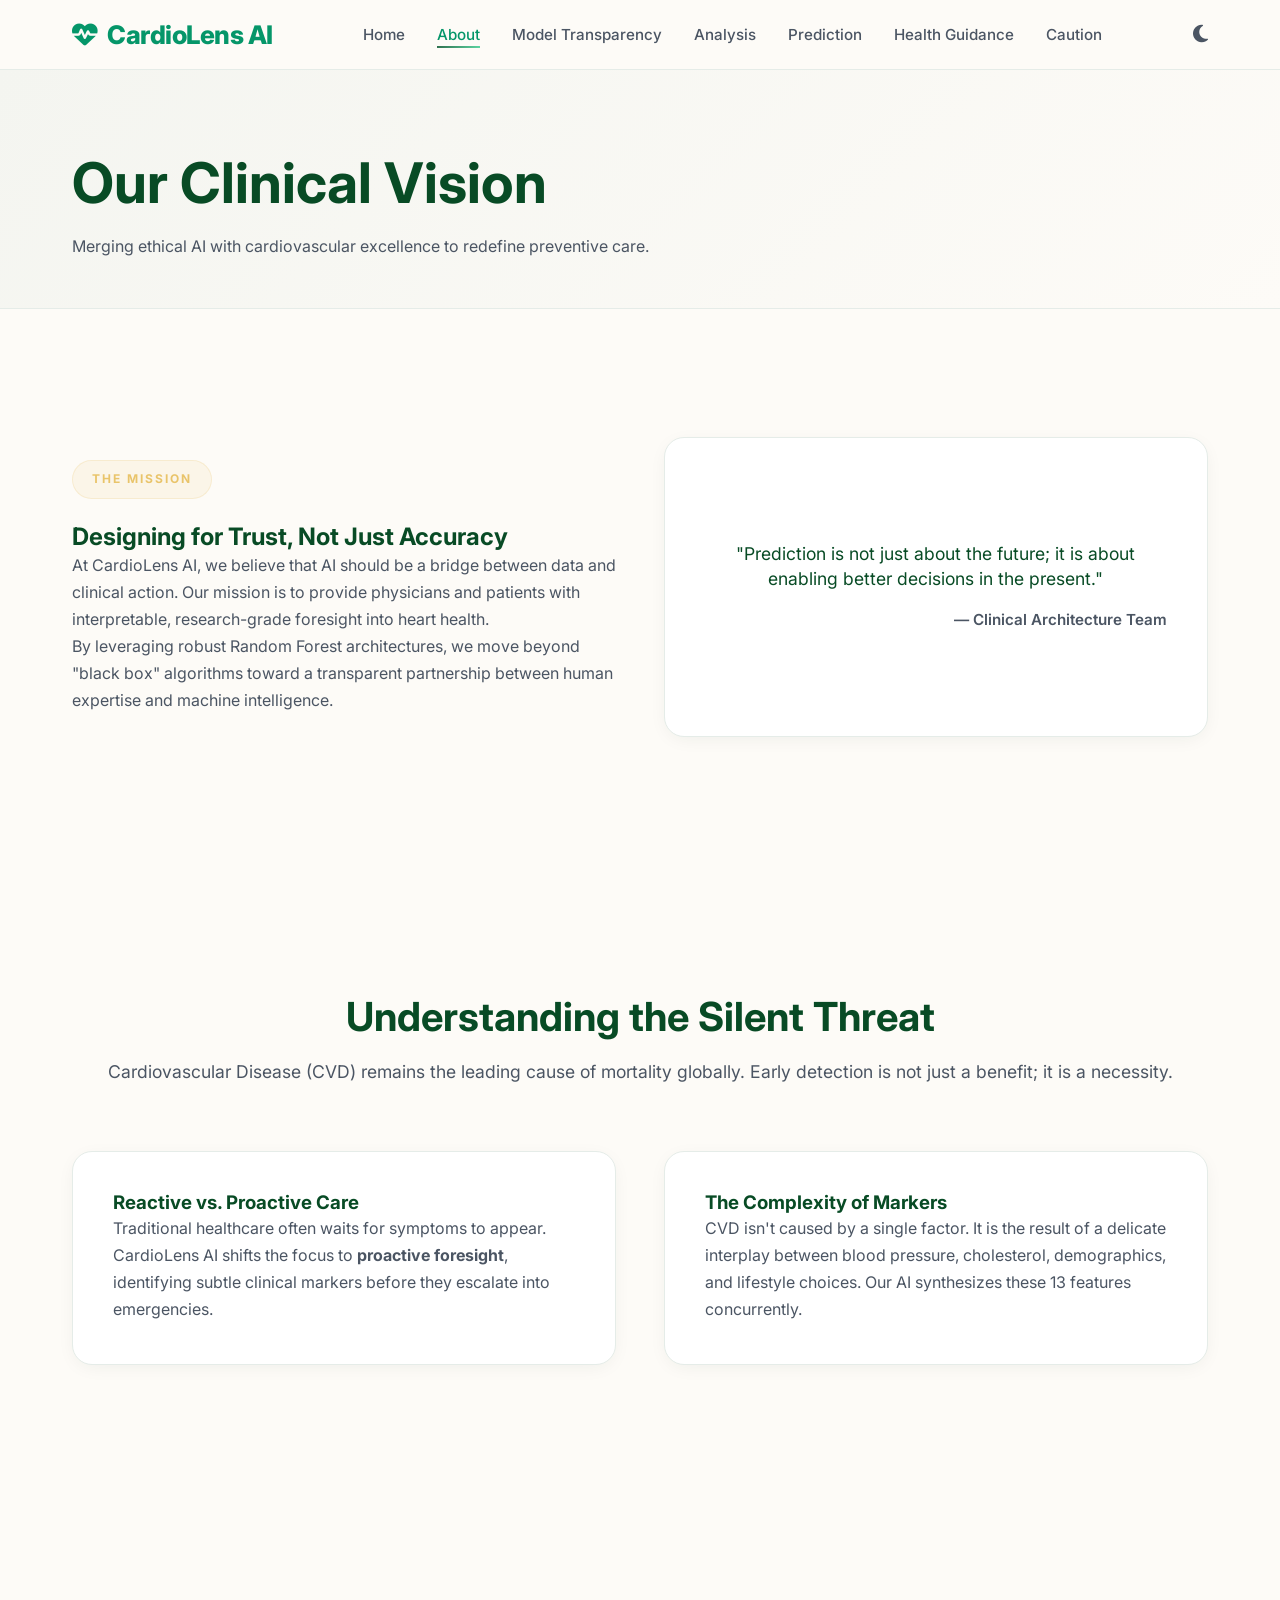
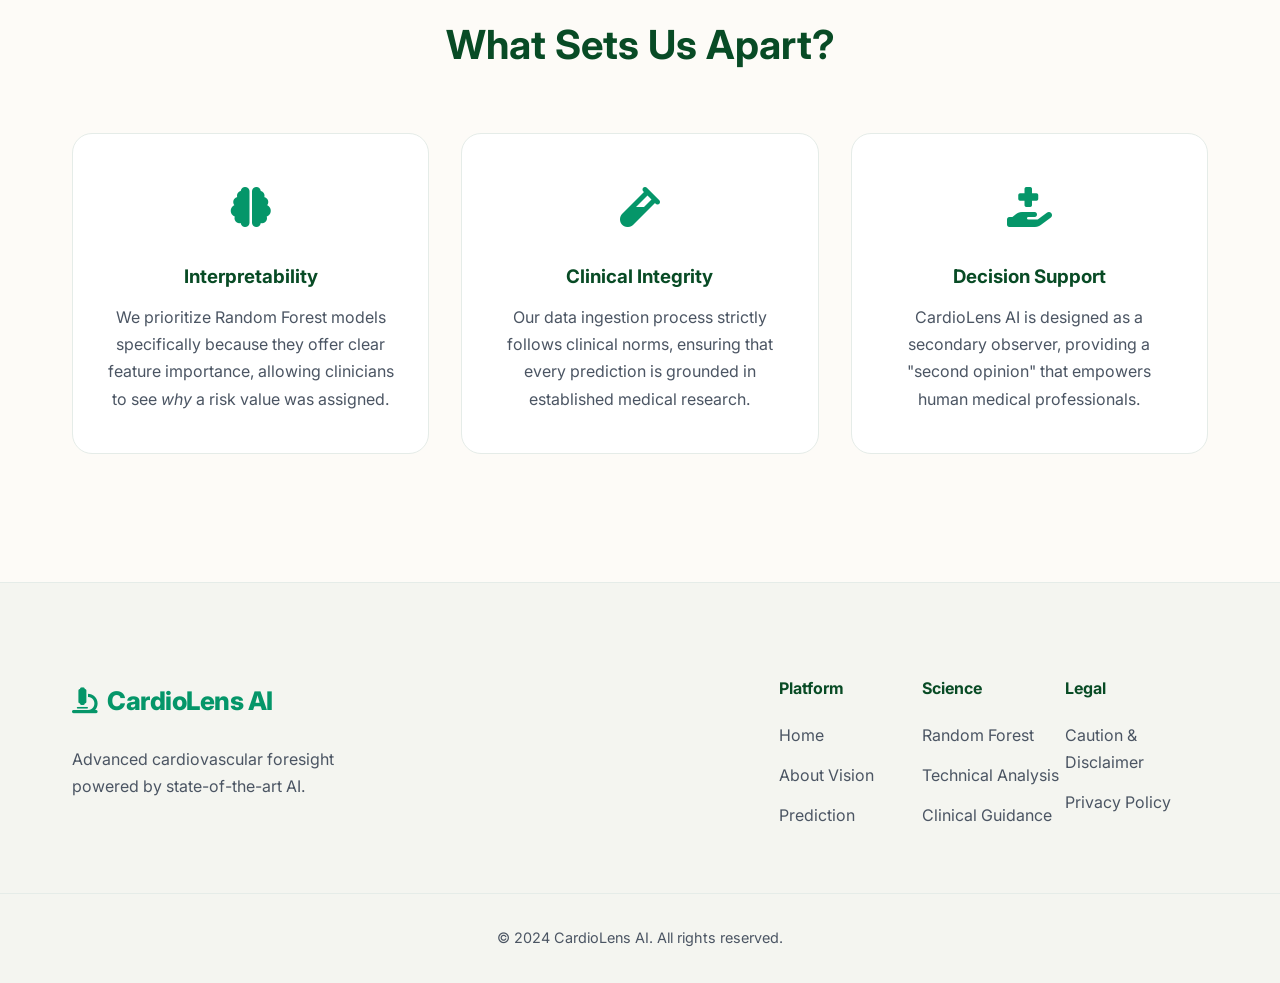
<file: Frontend/about.html>
<!DOCTYPE html>
<html lang="en">

<head>
    <meta charset="UTF-8">
    <meta name="viewport" content="width=device-width, initial-scale=1.0">
    <title>About CardioLens AI | Vision & Clinical Integrity</title>
    <!-- For Header symbol -->
    <link rel="icon" href="assets/heart.ico" type="image/x-icon">
    <!-- Font Awesome for Icons -->
    <link rel="stylesheet" href="https://cdnjs.cloudflare.com/ajax/libs/font-awesome/6.4.0/css/all.min.css">
    <!-- Google Fonts: Inter -->
    <link href="https://fonts.googleapis.com/css2?family=Inter:wght@300;400;500;600;700&display=swap" rel="stylesheet">
    <link rel="stylesheet" href="style.css">
</head>

<body class="light-theme">
    <nav class="navbar" id="navbar">
        <div class="container nav-container">
            <a href="index.html" class="logo">
                <!-- <i class="fas fa-microscope"></i> -->
                <i class="heartbeat fas fa-heart-pulse"></i>
                <span>CardioLens AI</span>
            </a>
            <ul class="nav-menu" id="nav-menu">
                <li><a href="index.html">Home</a></li>
                <li><a href="about.html" class="active">About</a></li>
                <li><a href="model.html">Model Transparency</a></li>
                <li><a href="analysis.html">Analysis</a></li>
                <li><a href="prediction.html">Prediction</a></li>
                <li><a href="guidance.html">Health Guidance</a></li>
                <li><a href="caution.html">Caution</a></li>
            </ul>
            <div class="nav-actions">
                <button id="theme-toggle" class="theme-btn" aria-label="Toggle Theme">
                    <i class="fas fa-moon"></i>
                </button>
                <div class="hamburger" id="hamburger">
                    <span class="bar"></span>
                    <span class="bar"></span>
                    <span class="bar"></span>
                </div>
            </div>
        </div>
    </nav>

    <main>
        <header class="page-header">
            <div class="container animate-up">
                <h1>Our Clinical Vision</h1>
                <p>Merging ethical AI with cardiovascular excellence to redefine preventive care.</p>
            </div>
        </header>

        <section class="vision-section">
            <div class="container grid-2">
                <div class="vision-text animate-up">
                    <div class="tag-badge">THE MISSION</div>
                    <h2>Designing for Trust, Not Just Accuracy</h2>
                    <p>At CardioLens AI, we believe that AI should be a bridge between data and clinical action. Our
                        mission is to provide physicians and patients with interpretable, research-grade foresight into
                        heart health.</p>
                    <p>By leveraging robust Random Forest architectures, we move beyond "black box" algorithms toward a
                        transparent partnership between human expertise and machine intelligence.</p>
                </div>
                <div class="vision-image card animate-fade">
                    <blockquote>"Prediction is not just about the future; it is about enabling better decisions in the
                        present."</blockquote>
                    <cite>— Clinical Architecture Team</cite>
                </div>
            </div>
        </section>

        <section class="cvd-education bg-secondary">
            <div class="container">
                <div class="section-header animate-up">
                    <h2>Understanding the Silent Threat</h2>
                    <p>Cardiovascular Disease (CVD) remains the leading cause of mortality globally. Early detection is
                        not just a benefit; it is a necessity.</p>
                </div>
                <div class="grid-2">
                    <div class="card animate-up">
                        <h3>Reactive vs. Proactive Care</h3>
                        <p>Traditional healthcare often waits for symptoms to appear. CardioLens AI shifts the focus to
                            <strong>proactive foresight</strong>, identifying subtle clinical markers before they
                            escalate into emergencies.
                        </p>
                    </div>
                    <div class="card animate-up">
                        <h3>The Complexity of Markers</h3>
                        <p>CVD isn't caused by a single factor. It is the result of a delicate interplay between blood
                            pressure, cholesterol, demographics, and lifestyle choices. Our AI synthesizes these 13
                            features concurrently.</p>
                    </div>
                </div>
            </div>
        </section>

        <section class="pillars">
            <div class="container">
                <div class="section-header">
                    <h2>What Sets Us Apart?</h2>
                </div>
                <div class="features-grid">
                    <div class="feature-card animate-up">
                        <div class="feature-icon"><i class="fas fa-brain"></i></div>
                        <h3>Interpretability</h3>
                        <p>We prioritize Random Forest models specifically because they offer clear feature importance,
                            allowing clinicians to see <em>why</em> a risk value was assigned.</p>
                    </div>
                    <div class="feature-card animate-up">
                        <div class="feature-icon"><i class="fas fa-vial"></i></div>
                        <h3>Clinical Integrity</h3>
                        <p>Our data ingestion process strictly follows clinical norms, ensuring that every prediction is
                            grounded in established medical research.</p>
                    </div>
                    <div class="feature-card animate-up">
                        <div class="feature-icon"><i class="fas fa-hand-holding-medical"></i></div>
                        <h3>Decision Support</h3>
                        <p>CardioLens AI is designed as a secondary observer, providing a "second opinion" that empowers
                            human medical professionals.</p>
                    </div>
                </div>
            </div>
        </section>
    </main>

    <footer class="footer">
        <!-- Same as index.html -->
        <div class="container footer-container">
            <div class="footer-info">
                <div class="logo">
                    <i class="fas fa-microscope"></i>
                    <span>CardioLens AI</span>
                </div>
                <p>Advanced cardiovascular foresight powered by state-of-the-art AI.</p>
            </div>
            <div class="footer-links">
                <div class="footer-col">
                    <h4>Platform</h4>
                    <ul>
                        <li><a href="index.html">Home</a></li>
                        <li><a href="about.html">About Vision</a></li>
                        <li><a href="prediction.html">Prediction</a></li>
                    </ul>
                </div>
                <div class="footer-col">
                    <h4>Science</h4>
                    <ul>
                        <li><a href="model.html">Random Forest</a></li>
                        <li><a href="analysis.html">Technical Analysis</a></li>
                        <li><a href="guidance.html">Clinical Guidance</a></li>
                    </ul>
                </div>
                <div class="footer-col">
                    <h4>Legal</h4>
                    <ul>
                        <li><a href="caution.html">Caution & Disclaimer</a></li>
                        <li><a href="#">Privacy Policy</a></li>
                    </ul>
                </div>
            </div>
        </div>
        <div class="footer-bottom">
            <div class="container">
                <p>&copy; 2024 CardioLens AI. All rights reserved.</p>
            </div>
        </div>
    </footer>

    <script src="script.js"></script>
</body>

</html>
</file>
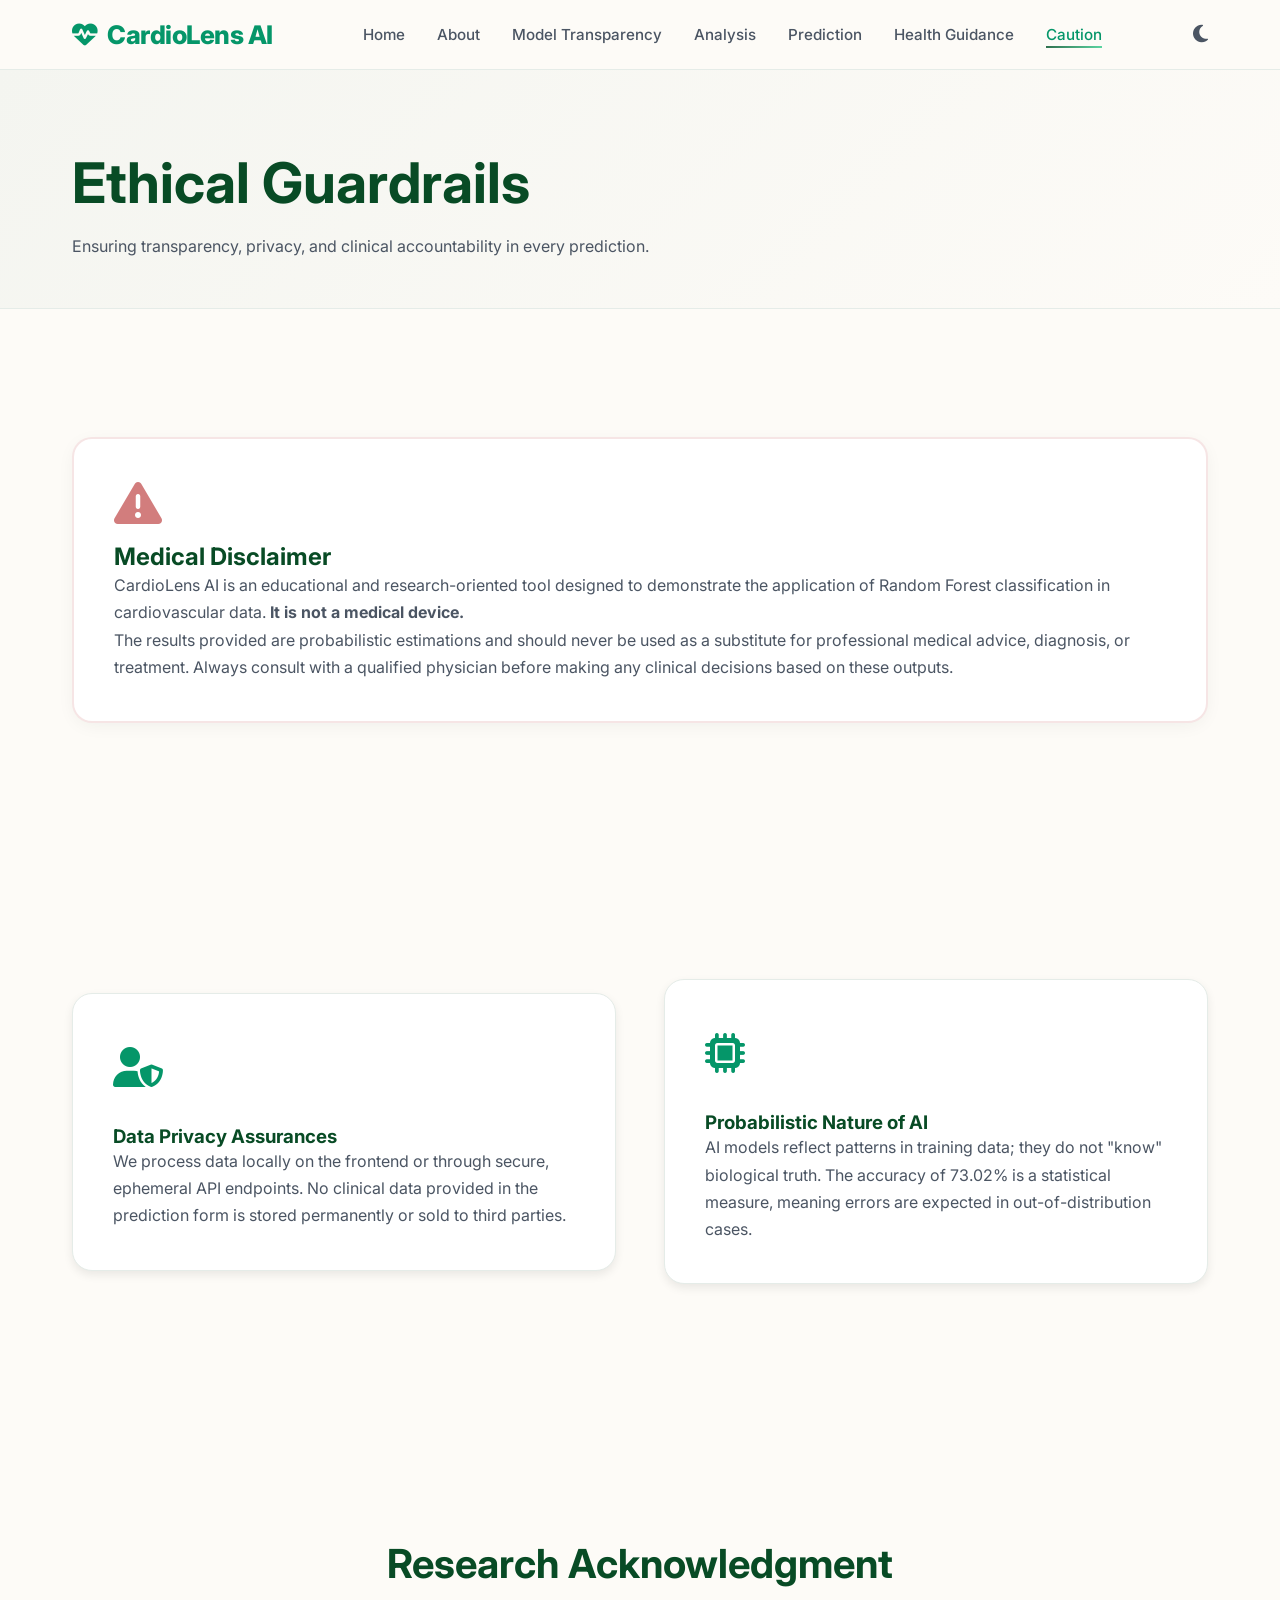
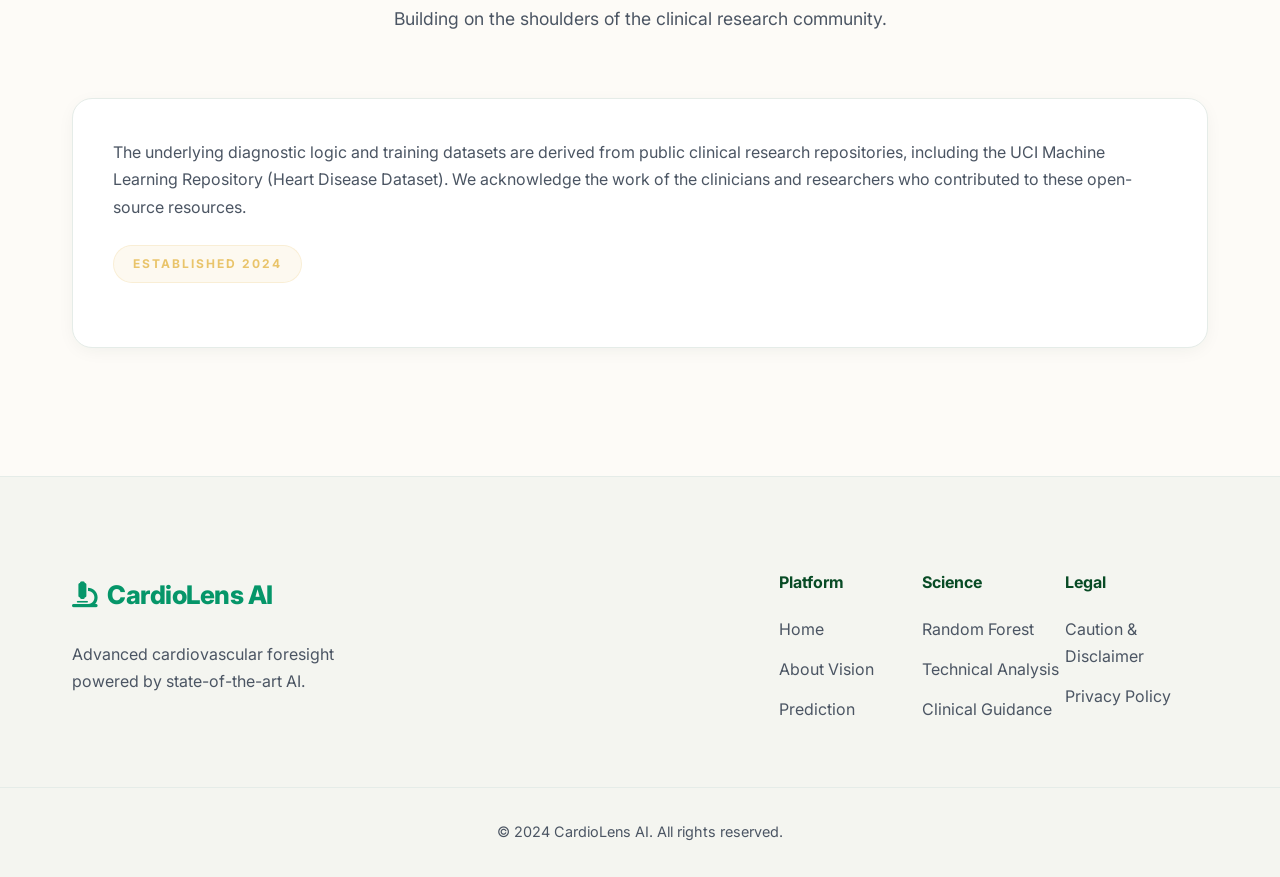
<file: Frontend/caution.html>
<!DOCTYPE html>
<html lang="en">

<head>
    <meta charset="UTF-8">
    <meta name="viewport" content="width=device-width, initial-scale=1.0">
    <title>Caution & Ethics | CardioLens AI Clinical Guardrails</title>
    <!-- For Header symbol -->
    <link rel="icon" href="assets/heart.ico" type="image/x-icon">
    <!-- Font Awesome for Icons -->
    <link rel="stylesheet" href="https://cdnjs.cloudflare.com/ajax/libs/font-awesome/6.4.0/css/all.min.css">
    <!-- Google Fonts: Inter -->
    <link href="https://fonts.googleapis.com/css2?family=Inter:wght@300;400;500;600;700&display=swap" rel="stylesheet">
    <link rel="stylesheet" href="style.css">
</head>

<body class="light-theme">
    <nav class="navbar" id="navbar">
        <div class="container nav-container">
            <a href="index.html" class="logo">
                <!-- <i class="fas fa-microscope"></i> -->
                <i class="heartbeat fas fa-heart-pulse"></i>
                <span>CardioLens AI</span>
            </a>
            <ul class="nav-menu" id="nav-menu">
                <li><a href="index.html">Home</a></li>
                <li><a href="about.html">About</a></li>
                <li><a href="model.html">Model Transparency</a></li>
                <li><a href="analysis.html">Analysis</a></li>
                <li><a href="prediction.html">Prediction</a></li>
                <li><a href="guidance.html">Health Guidance</a></li>
                <li><a href="caution.html" class="active">Caution</a></li>
            </ul>
            <div class="nav-actions">
                <button id="theme-toggle" class="theme-btn" aria-label="Toggle Theme">
                    <i class="fas fa-moon"></i>
                </button>
                <div class="hamburger" id="hamburger">
                    <span class="bar"></span>
                    <span class="bar"></span>
                    <span class="bar"></span>
                </div>
            </div>
        </div>
    </nav>

    <main>
        <header class="page-header">
            <div class="container animate-up">
                <h1>Ethical Guardrails</h1>
                <p>Ensuring transparency, privacy, and clinical accountability in every prediction.</p>
            </div>
        </header>

        <section class="disclaimer-section">
            <div class="container">
                <div class="card rose-border animate-up">
                    <div class="caution-header">
                        <i class="fas fa-triangle-exclamation text-rose"
                            style="font-size: 3rem; margin-bottom: 1rem;"></i>
                        <h2>Medical Disclaimer</h2>
                    </div>
                    <div class="guidance-content">
                        <p>CardioLens AI is an educational and research-oriented tool designed to demonstrate the
                            application of Random Forest classification in cardiovascular data. <strong>It is not a
                                medical device.</strong></p>
                        <p>The results provided are probabilistic estimations and should never be used as a substitute
                            for professional medical advice, diagnosis, or treatment. Always consult with a qualified
                            physician before making any clinical decisions based on these outputs.</p>
                    </div>
                </div>
            </div>
        </section>

        <section class="ethics-grid bg-secondary">
            <div class="container">
                <div class="grid-2">
                    <div class="card animate-up" style="box-shadow: 0 4px 10px rgba(0, 0, 0, 0.08); /* shadow-md */">
                        <div class="feature-icon"><i class="fas fa-user-shield"></i></div>
                        <h3>Data Privacy Assurances</h3>
                        <p>We process data locally on the frontend or through secure, ephemeral API endpoints. No
                            clinical data provided in the prediction form is stored permanently or sold to third
                            parties.</p>
                    </div>
                    <div class="card animate-up" style="box-shadow: 0 4px 10px rgba(0, 0, 0, 0.08); /* shadow-md */">
                        <div class="feature-icon"><i class="fas fa-microchip"></i></div>
                        <h3>Probabilistic Nature of AI</h3>
                        <p>AI models reflect patterns in training data; they do not "know" biological truth. The
                            accuracy of 73.02% is a statistical measure, meaning errors are expected in
                            out-of-distribution cases.</p>
                    </div>
                </div>
            </div>
        </section>

        <section class="research-acknowledgment">
            <div class="container">
                <div class="section-header animate-up">
                    <h2>Research Acknowledgment</h2>
                    <p>Building on the shoulders of the clinical research community.</p>
                </div>
                <div class="card animate-up">
                    <p>The underlying diagnostic logic and training datasets are derived from public clinical research
                        repositories, including the UCI Machine Learning Repository (Heart Disease Dataset). We
                        acknowledge the work of the clinicians and researchers who contributed to these open-source
                        resources.</p>
                    <div class="tag-badge" style="width: fit-content; margin-top: 1.5rem;">ESTABLISHED 2024</div>
                </div>
            </div>
        </section>
    </main>

    <footer class="footer">
        <div class="container footer-container">
            <div class="footer-info">
                <div class="logo">
                    <i class="fas fa-microscope"></i>
                    <span>CardioLens AI</span>
                </div>
                <p>Advanced cardiovascular foresight powered by state-of-the-art AI.</p>
            </div>
            <div class="footer-links">
                <div class="footer-col">
                    <h4>Platform</h4>
                    <ul>
                        <li><a href="index.html">Home</a></li>
                        <li><a href="about.html">About Vision</a></li>
                        <li><a href="prediction.html">Prediction</a></li>
                    </ul>
                </div>
                <div class="footer-col">
                    <h4>Science</h4>
                    <ul>
                        <li><a href="model.html">Random Forest</a></li>
                        <li><a href="analysis.html">Technical Analysis</a></li>
                        <li><a href="guidance.html">Clinical Guidance</a></li>
                    </ul>
                </div>
                <div class="footer-col">
                    <h4>Legal</h4>
                    <ul>
                        <li><a href="caution.html">Caution & Disclaimer</a></li>
                        <li><a href="#">Privacy Policy</a></li>
                    </ul>
                </div>
            </div>
        </div>
        <div class="footer-bottom">
            <div class="container">
                <p>&copy; 2024 CardioLens AI. All rights reserved.</p>
            </div>
        </div>
    </footer>

    <script src="script.js"></script>
</body>

</html>
</file>
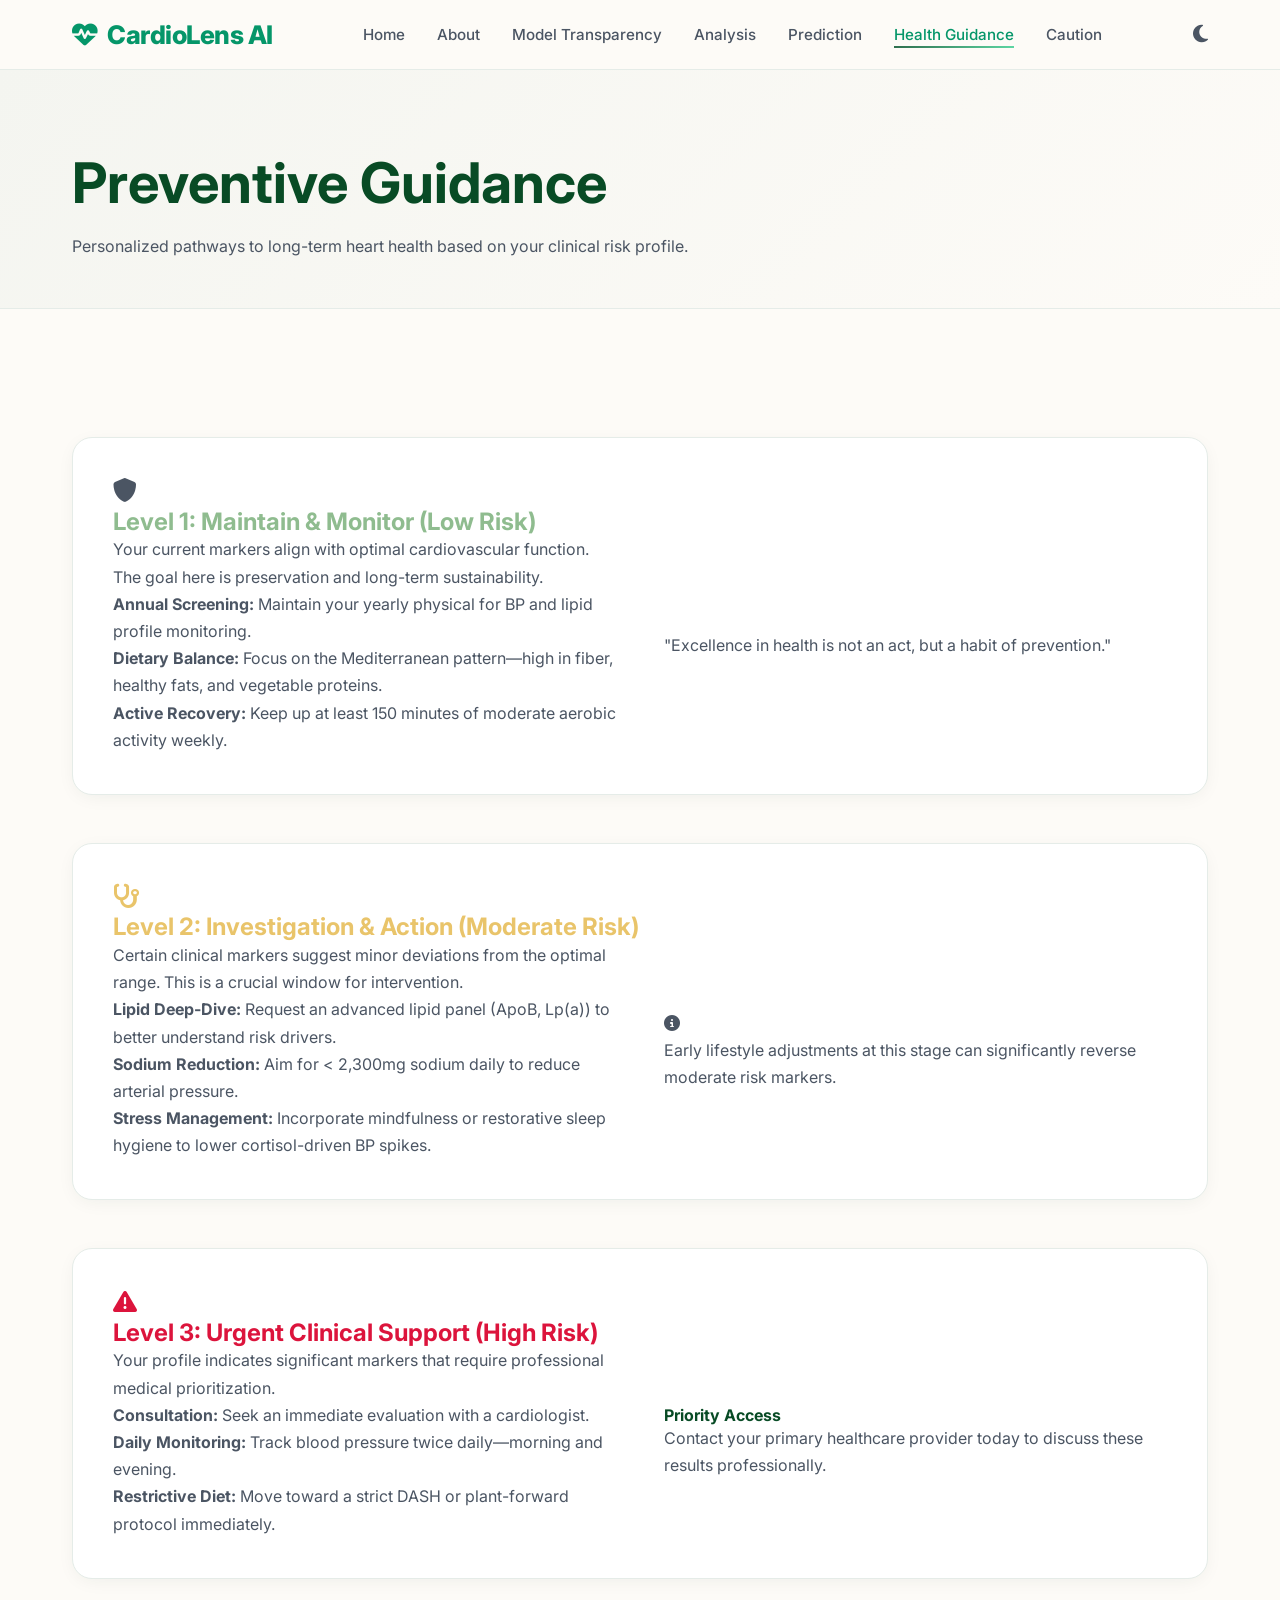
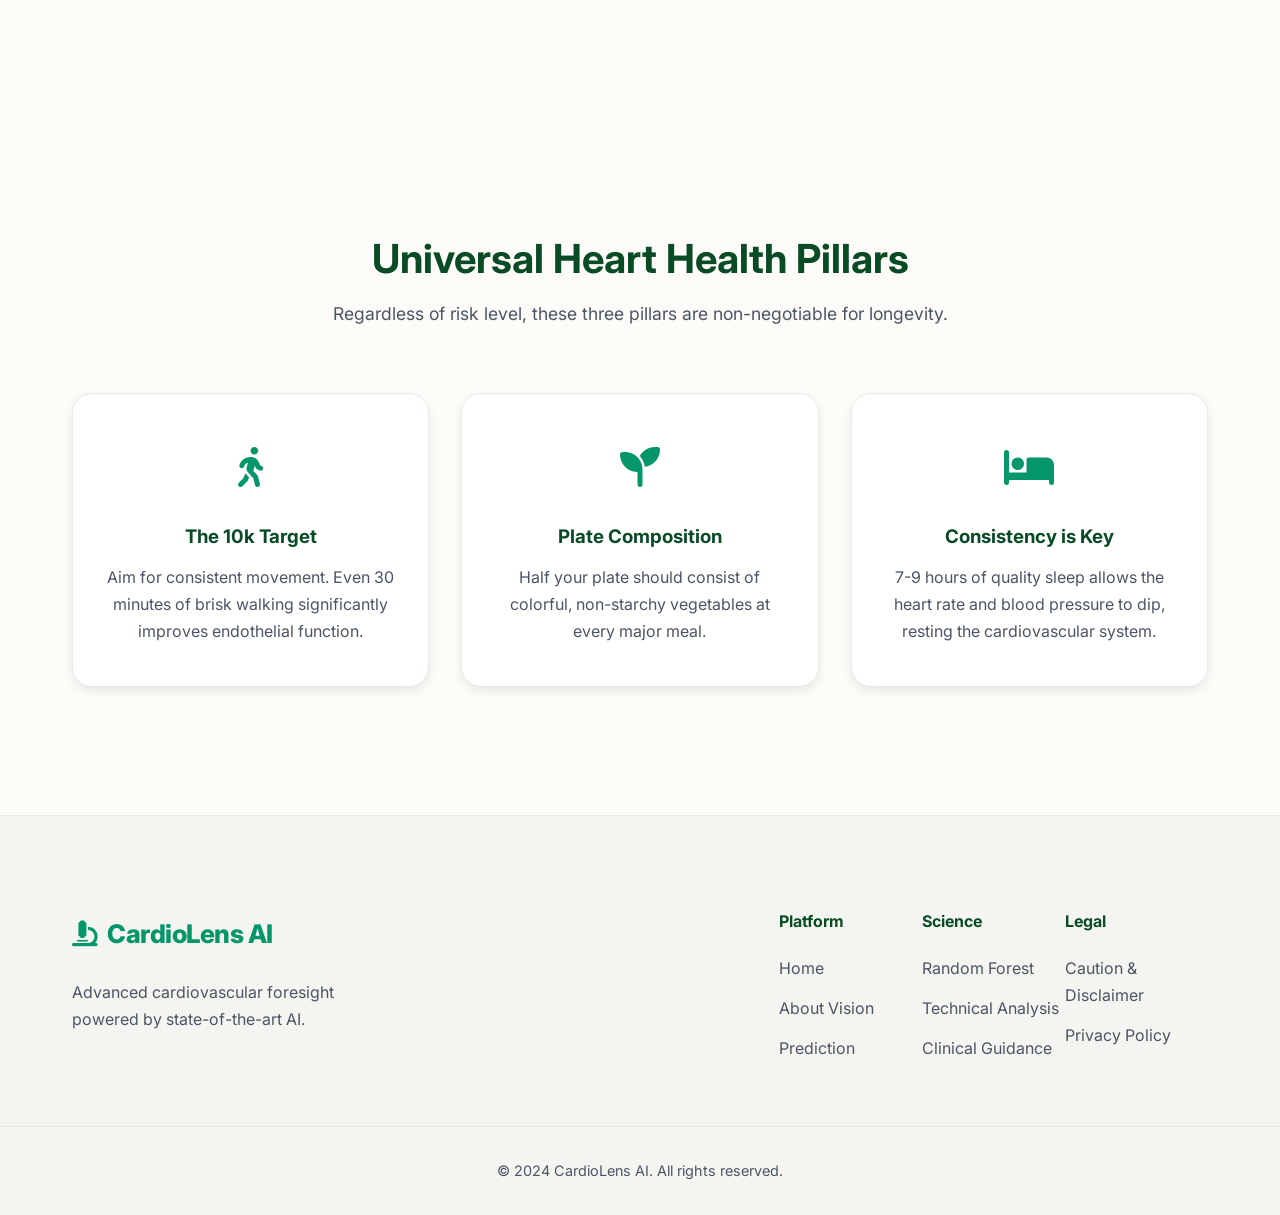
<file: Frontend/guidance.html>
<!DOCTYPE html>
<html lang="en">

<head>
    <meta charset="UTF-8">
    <meta name="viewport" content="width=device-width, initial-scale=1.0">
    <title>Health Guidance | Preventive Clinical Advice by CardioLens AI</title>
    <!-- For Header symbol -->
    <link rel="icon" href="assets/heart.ico" type="image/x-icon">
    <!-- Font Awesome for Icons -->
    <link rel="stylesheet" href="https://cdnjs.cloudflare.com/ajax/libs/font-awesome/6.4.0/css/all.min.css">
    <!-- Google Fonts: Inter -->
    <link href="https://fonts.googleapis.com/css2?family=Inter:wght@300;400;500;600;700&display=swap" rel="stylesheet">
    <link rel="stylesheet" href="style.css">
    <style>
        .small-images {
            font-size: 1.5rem;
        }
    </style>
</head>

<body class="light-theme">
    <nav class="navbar" id="navbar">
        <div class="container nav-container">
            <a href="index.html" class="logo">
                <!-- <i class="fas fa-microscope"></i> -->
                <i class="heartbeat fas fa-heart-pulse"></i>
                <span>CardioLens AI</span>
            </a>
            <ul class="nav-menu" id="nav-menu">
                <li><a href="index.html">Home</a></li>
                <li><a href="about.html">About</a></li>
                <li><a href="model.html">Model Transparency</a></li>
                <li><a href="analysis.html">Analysis</a></li>
                <li><a href="prediction.html">Prediction</a></li>
                <li><a href="guidance.html" class="active">Health Guidance</a></li>
                <li><a href="caution.html">Caution</a></li>
            </ul>
            <div class="nav-actions">
                <button id="theme-toggle" class="theme-btn" aria-label="Toggle Theme">
                    <i class="fas fa-moon"></i>
                </button>
                <div class="hamburger" id="hamburger">
                    <span class="bar"></span>
                    <span class="bar"></span>
                    <span class="bar"></span>
                </div>
            </div>
        </div>
    </nav>

    <main>
        <header class="page-header">
            <div class="container animate-up">
                <h1>Preventive Guidance</h1>
                <p>Personalized pathways to long-term heart health based on your clinical risk profile.</p>
            </div>
        </header>

        <section class="risk-guidance">
            <div class="container">
                <!-- Low Risk -->
                <div class="guidance-block card animate-up highlight-emerald">
                    <div class="guidance-header">
                        <!-- <i class="fas fa-heart text-sage small-images" style="color: red; font-size: larger;"></i> -->
                        <i class="fas fa-shield-check small-images">🛡️</i>
                        <h2 style="color:darkseagreen">Level 1: Maintain & Monitor (Low Risk)</h2>
                    </div>
                    <div class="grid-2">
                        <div class="guidance-content">
                            <p>Your current markers align with optimal cardiovascular function. The goal here is
                                preservation and long-term sustainability.</p>
                            <ul class="check-list">
                                <li><strong>Annual Screening:</strong> Maintain your yearly physical for BP and lipid
                                    profile monitoring.</li>
                                <li><strong>Dietary Balance:</strong> Focus on the Mediterranean pattern—high in fiber,
                                    healthy fats, and vegetable proteins.</li>
                                <li><strong>Active Recovery:</strong> Keep up at least 150 minutes of moderate aerobic
                                    activity weekly.</li>
                            </ul>
                        </div>
                        <div class="quote-card animate-fade">
                            <p>"Excellence in health is not an act, but a habit of prevention."</p>
                        </div>
                    </div>
                </div>

                <!-- Moderate Risk -->
                <div class="guidance-block card animate-up highlight-amber" style="margin-top: 3rem;">
                    <div class="guidance-header">
                        <i class="fas fa-stethoscope text-amber small-images" style="color: #e9c46a;"></i>
                        <h2 style="color:#e9c46a">Level 2: Investigation & Action (Moderate Risk)</h2>
                    </div>
                    <div class="grid-2">
                        <div class="guidance-content">
                            <p>Certain clinical markers suggest minor deviations from the optimal range. This is a
                                crucial window for intervention.</p>
                            <ul class="check-list">
                                <li><strong>Lipid Deep-Dive:</strong> Request an advanced lipid panel (ApoB, Lp(a)) to
                                    better understand risk drivers.</li>
                                <li><strong>Sodium Reduction:</strong> Aim for < 2,300mg sodium daily to reduce arterial
                                        pressure.</li>
                                <li><strong>Stress Management:</strong> Incorporate mindfulness or restorative sleep
                                    hygiene to lower cortisol-driven BP spikes.</li>
                            </ul>
                        </div>
                        <div class="callout animate-fade">
                            <i class="fas fa-info-circle"></i>
                            <p>Early lifestyle adjustments at this stage can significantly reverse moderate risk
                                markers.</p>
                        </div>
                    </div>
                </div>

                <!-- High Risk -->
                <div class="guidance-block card animate-up highlight-rose" style="margin-top: 3rem;">
                    <div class="guidance-header">
                        <i class="fas fa-exclamation-triangle text-rose small-images" style="color:crimson"></i>
                        <h2 style="color:crimson">Level 3: Urgent Clinical Support (High Risk)</h2>
                    </div>
                    <div class="grid-2">
                        <div class="guidance-content">
                            <p>Your profile indicates significant markers that require professional medical
                                prioritization.</p>
                            <ul class="check-list">
                                <li><strong>Consultation:</strong> Seek an immediate evaluation with a cardiologist.
                                </li>
                                <li><strong>Daily Monitoring:</strong> Track blood pressure twice daily—morning and
                                    evening.</li>
                                <li><strong>Restrictive Diet:</strong> Move toward a strict DASH or plant-forward
                                    protocol immediately.</li>
                            </ul>
                        </div>
                        <div class="emergency-box animate-fade">
                            <h4>Priority Access</h4>
                            <p>Contact your primary healthcare provider today to discuss these results professionally.
                            </p>
                        </div>
                    </div>
                </div>
            </div>
        </section>

        <section class="lifestyle-checklist bg-secondary">
            <div class="container">
                <div class="section-header animate-up">
                    <h2>Universal Heart Health Pillars</h2>
                    <p>Regardless of risk level, these three pillars are non-negotiable for longevity.</p>
                </div>
                <div class="features-grid">
                    <div class="feature-card animate-up"
                        style="box-shadow: 0 4px 10px rgba(0, 0, 0, 0.08); /* shadow-md */">
                        <div class="feature-icon"><i class="fas fa-walking"></i></div>
                        <h3>The 10k Target</h3>
                        <p>Aim for consistent movement. Even 30 minutes of brisk walking significantly improves
                            endothelial function.</p>
                    </div>
                    <div class="feature-card animate-up"
                        style="box-shadow: 0 4px 10px rgba(0, 0, 0, 0.08); /* shadow-md */">
                        <div class="feature-icon"><i class="fas fa-seedling"></i></div>
                        <h3>Plate Composition</h3>
                        <p>Half your plate should consist of colorful, non-starchy vegetables at every major meal.</p>
                    </div>
                    <div class="feature-card animate-up"
                        style="box-shadow: 0 4px 10px rgba(0, 0, 0, 0.08); /* shadow-md */">
                        <div class="feature-icon"><i class="fas fa-bed"></i></div>
                        <h3>Consistency is Key</h3>
                        <p>7-9 hours of quality sleep allows the heart rate and blood pressure to dip, resting the
                            cardiovascular system.</p>
                    </div>
                </div>
            </div>
        </section>
    </main>

    <footer class="footer">
        <div class="container footer-container">
            <div class="footer-info">
                <div class="logo">
                    <i class="fas fa-microscope"></i>
                    <span>CardioLens AI</span>
                </div>
                <p>Advanced cardiovascular foresight powered by state-of-the-art AI.</p>
            </div>
            <div class="footer-links">
                <div class="footer-col">
                    <h4>Platform</h4>
                    <ul>
                        <li><a href="index.html">Home</a></li>
                        <li><a href="about.html">About Vision</a></li>
                        <li><a href="prediction.html">Prediction</a></li>
                    </ul>
                </div>
                <div class="footer-col">
                    <h4>Science</h4>
                    <ul>
                        <li><a href="model.html">Random Forest</a></li>
                        <li><a href="analysis.html">Technical Analysis</a></li>
                        <li><a href="guidance.html">Clinical Guidance</a></li>
                    </ul>
                </div>
                <div class="footer-col">
                    <h4>Legal</h4>
                    <ul>
                        <li><a href="caution.html">Caution & Disclaimer</a></li>
                        <li><a href="#">Privacy Policy</a></li>
                    </ul>
                </div>
            </div>
        </div>
        <div class="footer-bottom">
            <div class="container">
                <p>&copy; 2024 CardioLens AI. All rights reserved.</p>
            </div>
        </div>
    </footer>

    <script src="script.js"></script>
</body>

</html>
</file>
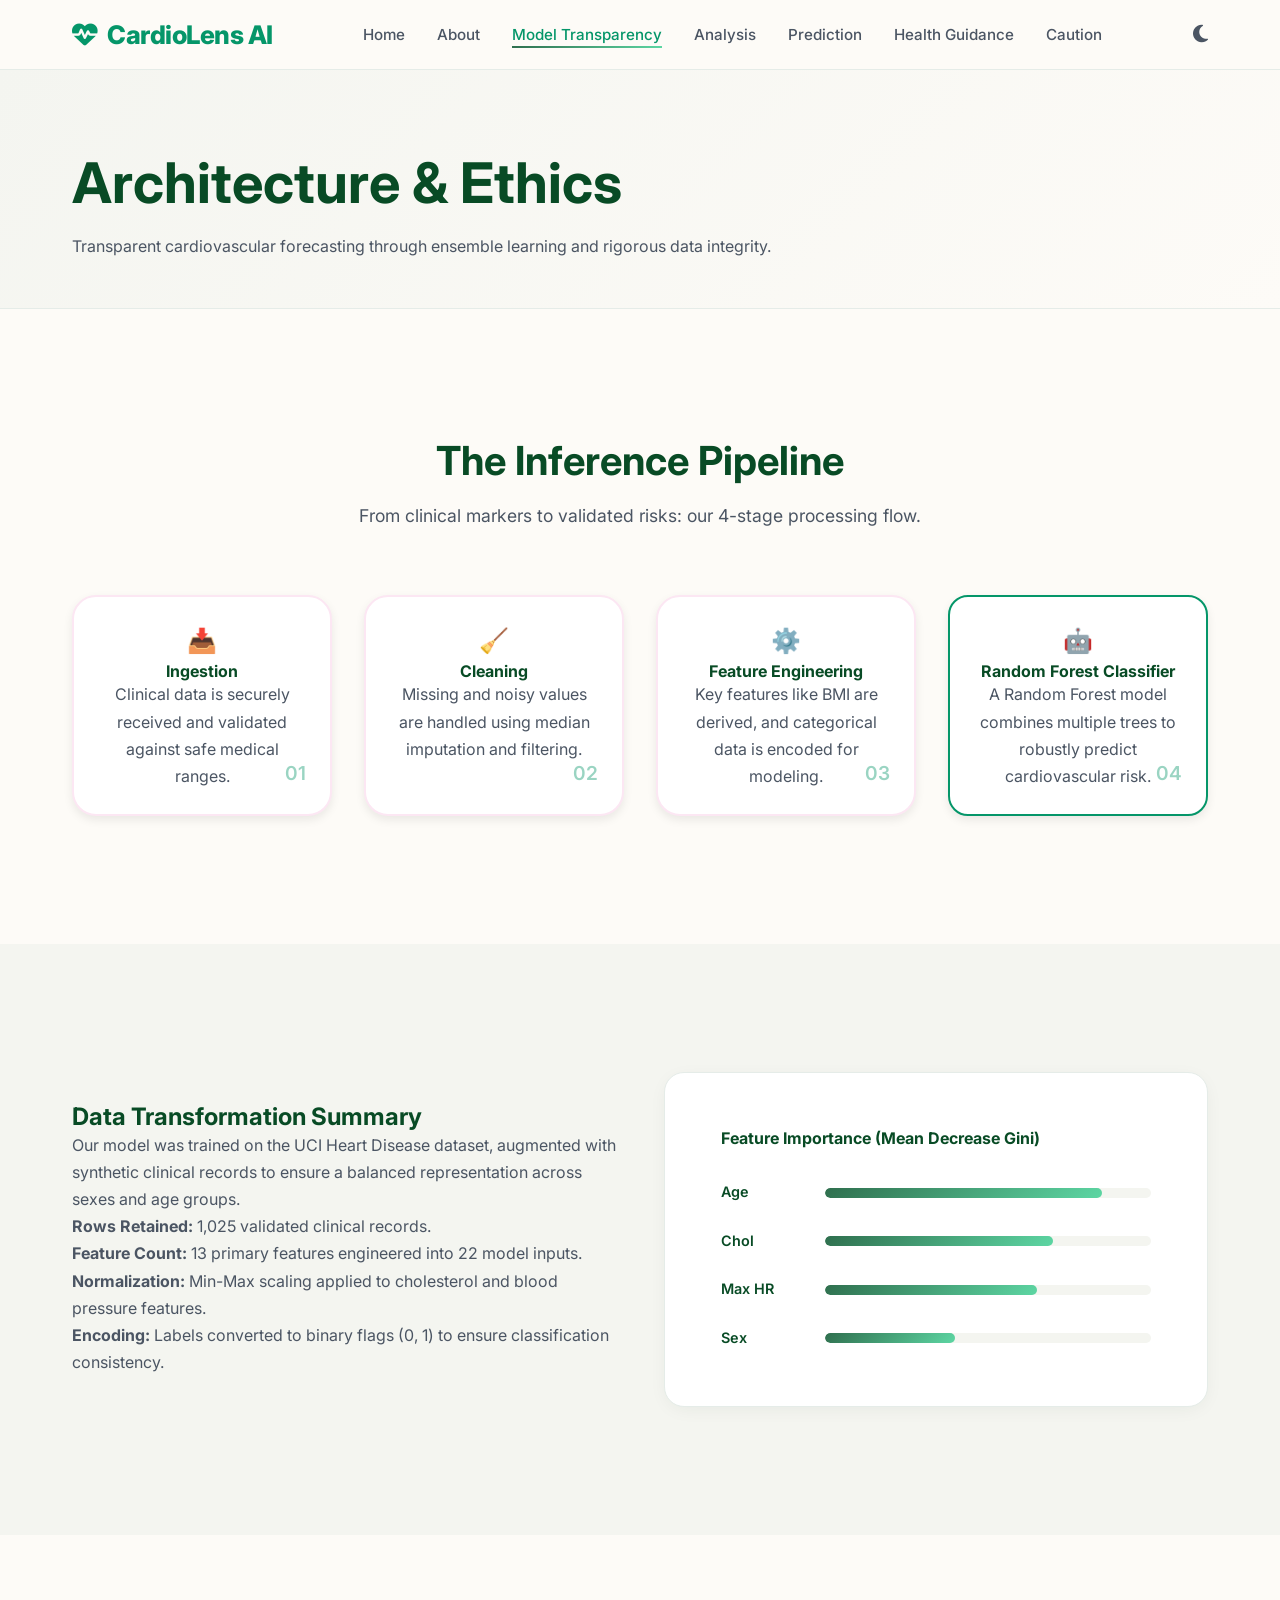
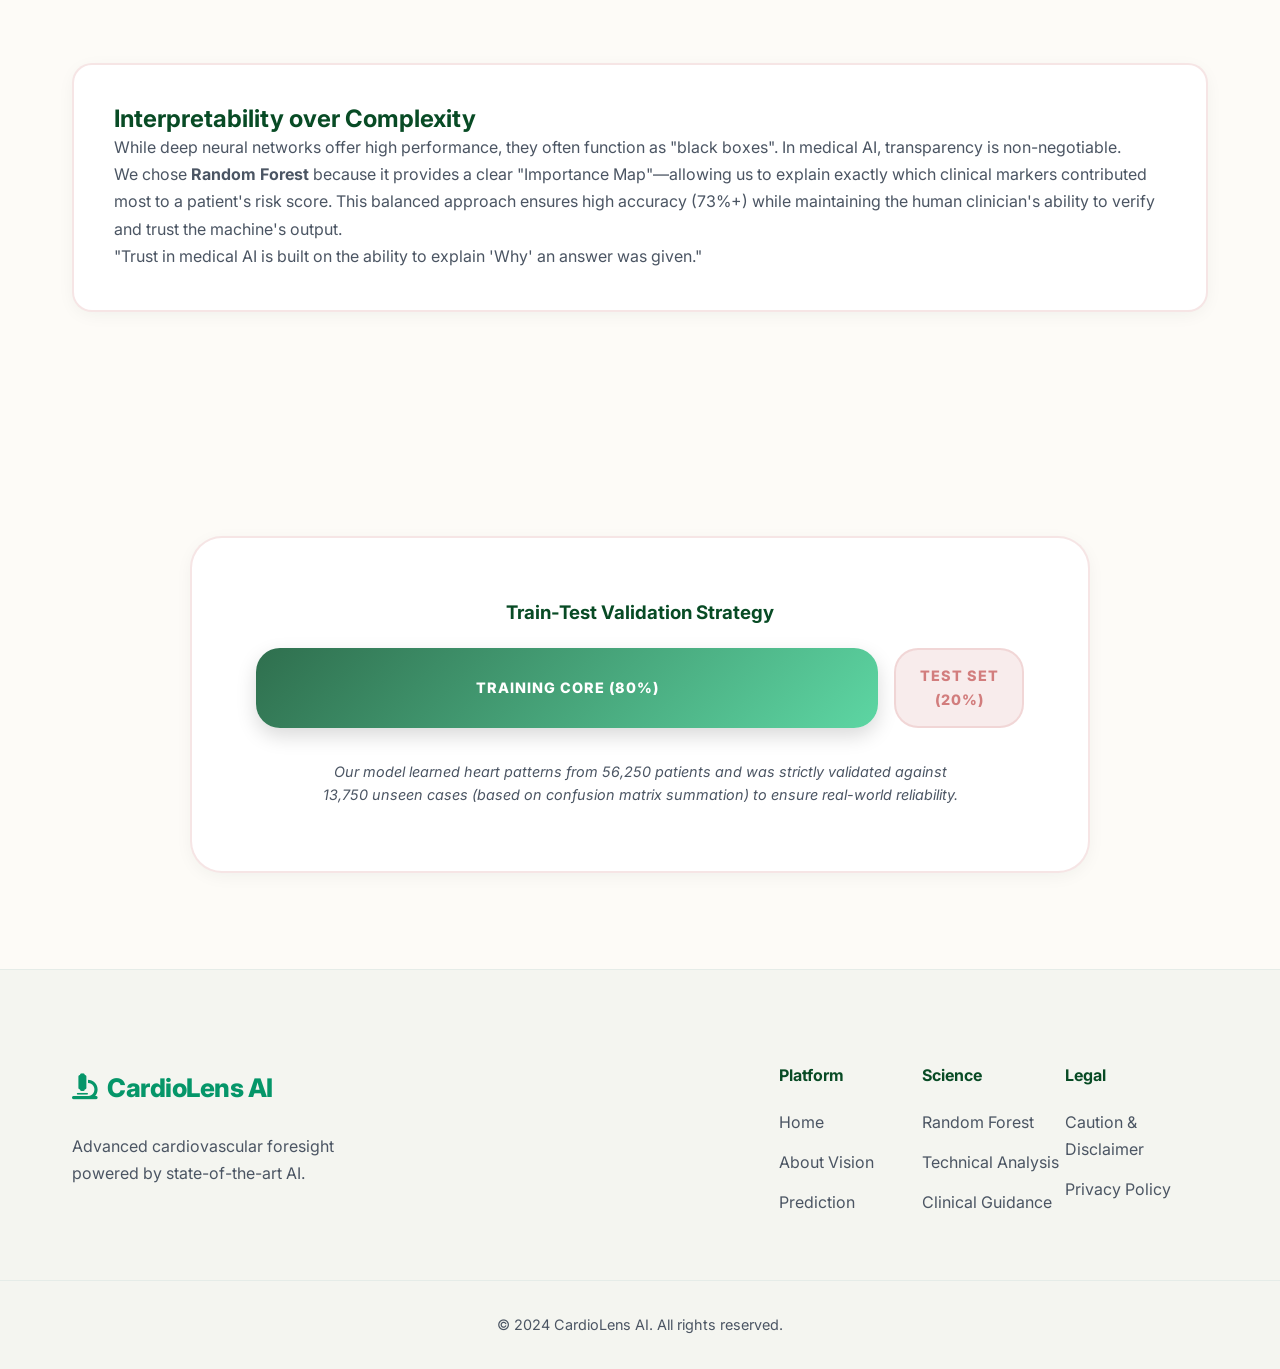
<file: Frontend/model.html>
<!DOCTYPE html>
<html lang="en">

<head>
    <meta charset="UTF-8">
    <meta name="viewport" content="width=device-width, initial-scale=1.0">
    <title>Model Transparency | CardioLens AI Random Forest Architecture</title>
    <!-- For Header symbol -->
    <link rel="icon" href="assets/heart.ico" type="image/x-icon">
    <!-- Font Awesome for Icons -->
    <link rel="stylesheet" href="https://cdnjs.cloudflare.com/ajax/libs/font-awesome/6.4.0/css/all.min.css">
    <!-- Google Fonts: Inter -->
    <link href="https://fonts.googleapis.com/css2?family=Inter:wght@300;400;500;600;700&display=swap" rel="stylesheet">
    <link rel="stylesheet" href="style.css">
    <!-- <link href="https://cdn.jsdelivr.net/npm/bootstrap@5.3.3/dist/css/bootstrap.min.css" rel="stylesheet"
        integrity="sha384-QWTKZyjpPEjISv5WaRU9OFeRpok6YctnYmDr5pNlyT2bRjXh0JMhjY6hW+ALEwIH" crossorigin="anonymous"> -->
</head>

<body class="light-theme">
    <nav class="navbar" id="navbar">
        <div class="container nav-container">
            <a href="index.html" class="logo">
                <!-- <i class="fas fa-microscope"></i> -->
                <i class="heartbeat fas fa-heart-pulse"></i>
                <span>CardioLens AI</span>
            </a>
            <ul class="nav-menu" id="nav-menu">
                <li><a href="index.html">Home</a></li>
                <li><a href="about.html">About</a></li>
                <li><a href="model.html" class="active">Model Transparency</a></li>
                <li><a href="analysis.html">Analysis</a></li>
                <li><a href="prediction.html">Prediction</a></li>
                <li><a href="guidance.html">Health Guidance</a></li>
                <li><a href="caution.html">Caution</a></li>
            </ul>
            <div class="nav-actions">
                <button id="theme-toggle" class="theme-btn" aria-label="Toggle Theme">
                    <i class="fas fa-moon"></i>
                </button>
                <div class="hamburger" id="hamburger">
                    <span class="bar"></span>
                    <span class="bar"></span>
                    <span class="bar"></span>
                </div>
            </div>
        </div>
    </nav>

    <main>
        <header class="page-header">
            <div class="container animate-up">
                <h1>Architecture & Ethics</h1>
                <p>Transparent cardiovascular forecasting through ensemble learning and rigorous data integrity.</p>
            </div>
        </header>

        <section class="inference-pipeline">
            <div class="container">
                <div class="section-header animate-up">
                    <h2>The Inference Pipeline</h2>
                    <p>From clinical markers to validated risks: our 4-stage processing flow.</p>
                </div>
                <div class="pipeline-flow animate-up">
                    <div class="pipeline-step" style="border: 2px solid #fce7f3;            /* border-pink-100 */
                                                    border-radius: 1.5rem;               /* rounded-3xl */
                                                    padding: 1.5rem;                     /* p-6 */
                                                    text-align: center;                  /* text-center */
                                                    box-shadow: 0 4px 10px rgba(0, 0, 0, 0.08); /* shadow-md */
                                                    transition: all 0.3s ease; ">
                        <div class="model-step-image">📥</div>
                        <div class="step-badge">01</div>
                        <h4>Ingestion</h4>
                        <p>Clinical data is securely received and validated against safe medical ranges.</p>
                    </div>
                    <div class="pipeline-step " style="border: 2px solid #fce7f3;            /* border-pink-100 */
                                                    border-radius: 1.5rem;               /* rounded-3xl */
                                                    padding: 1.5rem;                     /* p-6 */
                                                    text-align: center;                  /* text-center */
                                                    box-shadow: 0 4px 10px rgba(0, 0, 0, 0.08); /* shadow-md */
                                                    transition: all 0.3s ease; ">
                        <div class="model-step-image">🧹</div>
                        <div class=" step-badge ">02</div>
                        <h4>Cleaning</h4>
                        <p>Missing and noisy values are handled using median imputation and filtering.</p>
                    </div>
                    <div class=" pipeline-step" style="border: 2px solid #fce7f3;            /* border-pink-100 */
                                                    border-radius: 1.5rem;               /* rounded-3xl */
                                                    padding: 1.5rem;                     /* p-6 */
                                                    text-align: center;                  /* text-center */
                                                    box-shadow: 0 4px 10px rgba(0, 0, 0, 0.08); /* shadow-md */
                                                    transition: all 0.3s ease; ">
                        <div class="model-step-image">⚙️</div>
                        <div class="step-badge">03</div>
                        <h4>Feature Engineering</h4>
                        <p>Key features like BMI are derived, and categorical data is encoded for modeling.
                    </div>
                    <div class="pipeline-step spotlight" style="padding: 1.5rem;                     /* p-6 */
                                                    text-align: center;                  /* text-center */
                                                    box-shadow: 0 4px 10px rgba(0, 0, 0, 0.08); /* shadow-md */
                                                    transition: all 0.3s ease; ">
                        <div class="model-step-image">🤖</div>
                        <div class="step-badge">04</div>
                        <h4>Random Forest Classifier</h4>
                        <p>A Random Forest model combines multiple trees to robustly predict cardiovascular risk.</p>
                    </div>
                </div>
            </div>
        </section>

        <section class="data-transformation bg-secondary-background">
            <div class="container">
                <div class="grid-2">
                    <div class="text-block animate-up">
                        <h2>Data Transformation Summary</h2>
                        <p>Our model was trained on the UCI Heart Disease dataset, augmented with synthetic clinical
                            records to ensure a balanced representation across sexes and age groups.</p>
                        <ul class="check-list">
                            <li><strong>Rows Retained:</strong> 1,025 validated clinical records.</li>
                            <li><strong>Feature Count:</strong> 13 primary features engineered into 22 model inputs.
                            </li>
                            <li><strong>Normalization:</strong> Min-Max scaling applied to cholesterol and blood
                                pressure features.</li>
                            <li><strong>Encoding:</strong> Labels converted to binary flags (0, 1) to ensure
                                classification consistency.</li>
                        </ul>
                    </div>
                    <div class="card animate-fade">
                        <div class="feature-importance-polished">
                            <h4>Feature Importance (Mean Decrease Gini)</h4>
                            <div class="bar-chart-container">
                                <div class="bar-row">
                                    <span class="bar-label">Age</span>
                                    <div class="bar-wrapper">
                                        <div class="bar-fill" style="width: 85%;"></div>
                                    </div>
                                </div>
                                <div class="bar-row">
                                    <span class="bar-label">Chol</span>
                                    <div class="bar-wrapper">
                                        <div class="bar-fill" style="width: 70%;"></div>
                                    </div>
                                </div>
                                <div class="bar-row">
                                    <span class="bar-label">Max HR</span>
                                    <div class="bar-wrapper">
                                        <div class="bar-fill" style="width: 65%;"></div>
                                    </div>
                                </div>
                                <div class="bar-row">
                                    <span class="bar-label">Sex</span>
                                    <div class="bar-wrapper">
                                        <div class="bar-fill" style="width: 40%;"></div>
                                    </div>
                                </div>
                            </div>
                        </div>
                    </div>
                </div>
            </div>
        </section>

        <section class="interpretability">
            <div class="container animate-up">
                <div class="card rose-border">
                    <h2>Interpretability over Complexity</h2>
                    <p>While deep neural networks offer high performance, they often function as "black boxes". In
                        medical AI, transparency is non-negotiable.</p>
                    <p>We chose <strong>Random Forest</strong> because it provides a clear "Importance Map"—allowing us
                        to explain exactly which clinical markers contributed most to a patient's risk score. This
                        balanced approach ensures high accuracy (73%+) while maintaining the human clinician's ability
                        to verify and trust the machine's output.</p>
                    <div class="quote-coral">"Trust in medical AI is built on the ability to explain 'Why' an answer was
                        given."</div>
                </div>
            </div>
        </section>
        <!-- Strategy Card -->
        <section class="strategy-section">
            <div class="container">
                <div class="strategy-card rose-border animate-up">
                    <h3 class="mb-6">Train-Test Validation Strategy</h3>
                    <div class="strategy-viz">
                        <div class="viz-train">TRAINING CORE (80%)</div>
                        <div class="viz-test">TEST SET (20%)</div>
                    </div>
                    <p class="strategy-info">
                        Our model learned heart patterns from 56,250 patients and was strictly validated against 13,750
                        unseen cases (based on confusion matrix summation) to ensure real-world reliability.
                    </p>
                </div>
            </div>
        </section>
    </main>

    <footer class="footer">
        <div class="container footer-container">
            <div class="footer-info">
                <div class="logo">
                    <i class="fas fa-microscope"></i>
                    <span>CardioLens AI</span>
                </div>
                <p>Advanced cardiovascular foresight powered by state-of-the-art AI.</p>
            </div>
            <div class="footer-links">
                <div class="footer-col">
                    <h4>Platform</h4>
                    <ul>
                        <li><a href="index.html">Home</a></li>
                        <li><a href="about.html">About Vision</a></li>
                        <li><a href="prediction.html">Prediction</a></li>
                    </ul>
                </div>
                <div class="footer-col">
                    <h4>Science</h4>
                    <ul>
                        <li><a href="model.html">Random Forest</a></li>
                        <li><a href="analysis.html">Technical Analysis</a></li>
                        <li><a href="guidance.html">Clinical Guidance</a></li>
                    </ul>
                </div>
                <div class="footer-col">
                    <h4>Legal</h4>
                    <ul>
                        <li><a href="caution.html">Caution & Disclaimer</a></li>
                        <li><a href="#">Privacy Policy</a></li>
                    </ul>
                </div>
            </div>
        </div>
        <div class="footer-bottom">
            <div class="container">
                <p>&copy; 2024 CardioLens AI. All rights reserved.</p>
            </div>
        </div>
    </footer>

    <script src="script.js"></script>
</body>

</html>
</file>
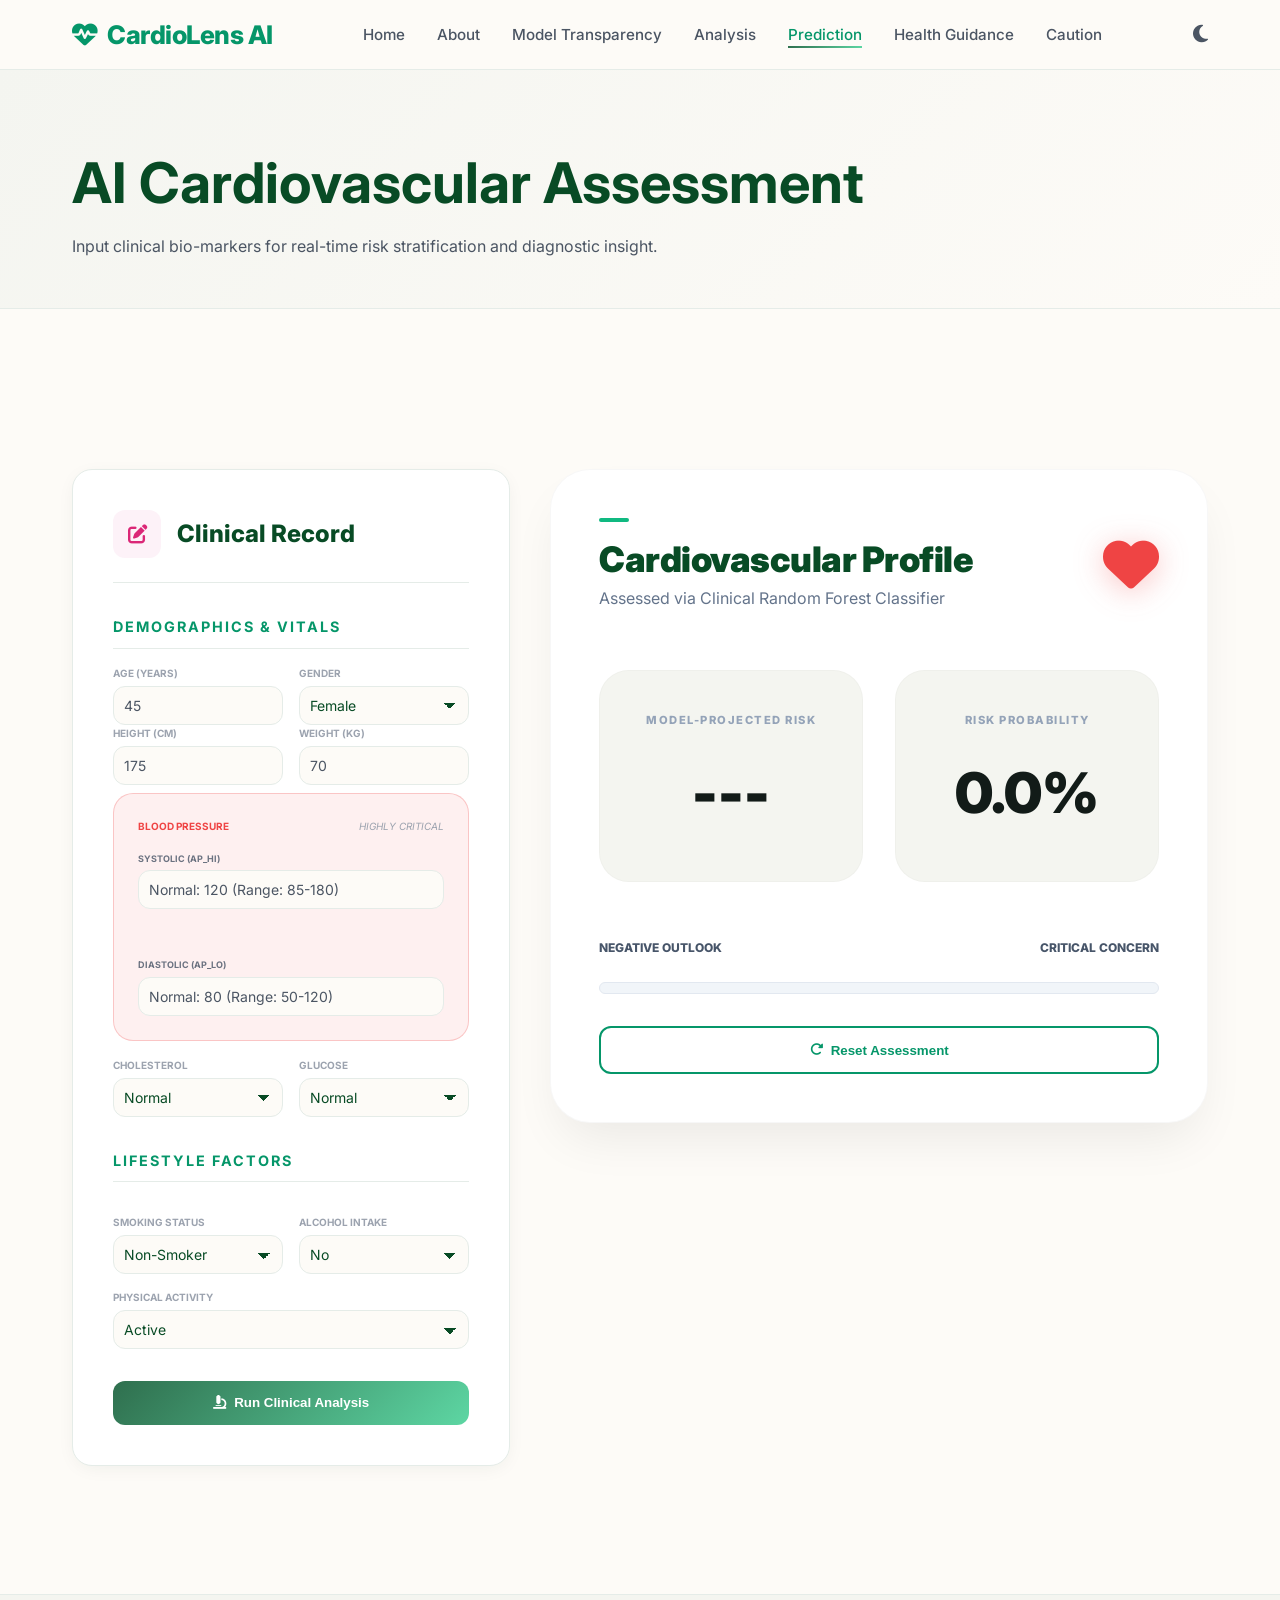
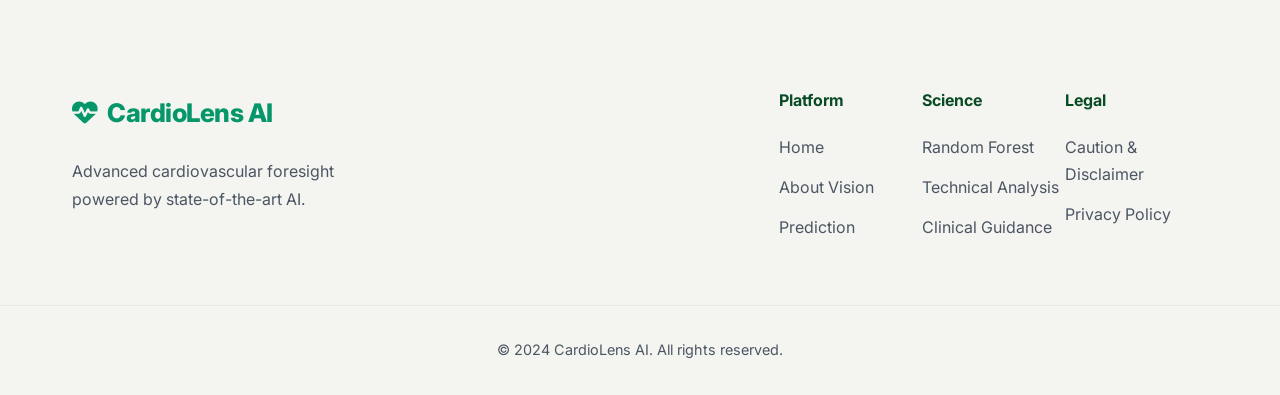
<file: Frontend/prediction.html>
<!DOCTYPE html>
<html lang="en">

<head>
    <meta charset="UTF-8">
    <meta name="viewport" content="width=device-width, initial-scale=1.0">
    <title>Risk Prediction | CardioLens AI Clinical Assessment</title>
    <!-- For Header symbol -->
    <link rel="icon" href="assets/heart.ico" type="image/x-icon">
    <!-- Font Awesome for Icons -->
    <link rel="stylesheet" href="https://cdnjs.cloudflare.com/ajax/libs/font-awesome/6.4.0/css/all.min.css">
    <!-- Google Fonts: Inter -->
    <link href="https://fonts.googleapis.com/css2?family=Inter:wght@300;400;500;600;700&display=swap" rel="stylesheet">
    <link rel="stylesheet" href="style.css">
</head>

<body class="light-theme">
    <nav class="navbar" id="navbar">
        <div class="container nav-container">
            <a href="index.html" class="logo">
                <i class="heartbeat fas fa-heart-pulse"></i>
                <span>CardioLens AI</span>
            </a>
            <ul class="nav-menu" id="nav-menu">
                <li><a href="index.html">Home</a></li>
                <li><a href="about.html">About</a></li>
                <li><a href="model.html">Model Transparency</a></li>
                <li><a href="analysis.html">Analysis</a></li>
                <li><a href="prediction.html" class="active">Prediction</a></li>
                <li><a href="guidance.html">Health Guidance</a></li>
                <li><a href="caution.html">Caution</a></li>
            </ul>
            <div class="nav-actions">
                <button id="theme-toggle" class="theme-btn" aria-label="Toggle Theme">
                    <i class="fas fa-moon"></i>
                </button>
                <div class="hamburger" id="hamburger">
                    <span class="bar"></span>
                    <span class="bar"></span>
                    <span class="bar"></span>
                </div>
            </div>
        </div>
    </nav>

    <main>
        <header class="page-header">
            <div class="container animate-up">
                <h1>AI Cardiovascular Assessment</h1>
                <p>Input clinical bio-markers for real-time risk stratification and diagnostic insight.</p>
            </div>
        </header>

        <section class="prediction-form-section">
            <div class="container">
                <div class="prediction-layout">
                    <!-- Left Column: Clinical Form -->
                    <div class="prediction-form-card card animate-fade">
                        <div class="form-header-premium">
                            <div class="form-header-icon">
                                <i class="fas fa-edit"></i>
                            </div>
                            <h2>Clinical Record</h2>
                        </div>

                        <form id="predictionForm" class="prediction-form">
                            <!-- AGE & GENDER -->
                            <div class="form-section-title">Demographics & Vitals</div>
                            <div class="form-grid-2">
                                <div class="form-field">
                                    <label class="field-label">Age (Years)</label>
                                    <input type="number" name="age" placeholder="45" min="18" max="100" required
                                        class="field-input">
                                </div>

                                <div class="form-field">
                                    <label class="field-label">Gender</label>
                                    <select name="gender" class="field-input">
                                        <option value="1">Female</option>
                                        <option value="2">Male</option>
                                    </select>
                                </div>
                            </div>

                            <!-- HEIGHT & WEIGHT -->
                            <div class="form-grid-2">
                                <div class="form-field">
                                    <label class="field-label">Height (cm)</label>
                                    <input type="number" name="height" placeholder="175" min="120" max="250" required
                                        class="field-input">
                                </div>

                                <div class="form-field">
                                    <label class="field-label">Weight (kg)</label>
                                    <input type="number" name="weight" placeholder="70" min="40" max="180" required
                                        class="field-input">
                                </div>
                            </div>

                            <!-- BLOOD PRESSURE CARD -->
                            <div class="bp-card-premium">
                                <div class="bp-header-flex">
                                    <span class="bp-title">Blood Pressure</span>
                                    <em class="bp-note">Highly Critical</em>
                                </div>

                                <div class="grid-1">
                                    <div class="form-field" style="padding-bottom: 16px;">
                                        <label class="field-label-sm">Systolic (ap_hi)</label>
                                        <input type="number" name="ap_hi" placeholder="Normal: 120 (Range: 85-180)"
                                            class="field-input-white" required>
                                    </div>

                                    <div class="form-field">
                                        <label class="field-label-sm">Diastolic (ap_lo)</label>
                                        <input type="number" name="ap_lo" placeholder="Normal: 80 (Range: 50-120)"
                                            class="field-input-white" required>
                                    </div>
                                </div>
                            </div>

                            <!-- CHOLESTEROL & GLUCOSE -->
                            <div class="form-grid-2" style="padding-top: 16px;">
                                <div class="form-field">
                                    <label class="field-label">Cholesterol</label>
                                    <select name="cholesterol" class="field-input">
                                        <option value="1">Normal</option>
                                        <option value="2">Above Normal</option>
                                        <option value="3">Well Above Normal</option>
                                    </select>
                                </div>

                                <div class="form-field">
                                    <label class="field-label">Glucose</label>
                                    <select name="gluc" class="field-input">
                                        <option value="1">Normal</option>
                                        <option value="2">Above Normal</option>
                                        <option value="3">Well Above Normal</option>
                                    </select>
                                </div>
                            </div>


                            <!-- LIFESTYLE -->
                            <div class="form-section-title">Lifestyle Factors</div>
                            <div class="form-grid-2" style="padding-top: 16px;">
                                <div class="form-field">
                                    <label class="field-label">Smoking Status</label>
                                    <select name="smoke" class="field-input">
                                        <option value="0">Non-Smoker</option>
                                        <option value="1">Smoker</option>
                                    </select>
                                </div>

                                <div class="form-field">
                                    <label class="field-label">Alcohol Intake</label>
                                    <select name="alco" class="field-input">
                                        <option value="0">No</option>
                                        <option value="1">Yes</option>
                                    </select>
                                </div>
                            </div>
                            <div class="form-field" style="margin-top: 15px;">
                                <label class="field-label">Physical Activity</label>
                                <select name="active" class="field-input" required>
                                    <option value="1" selected>Active</option>
                                    <option value="0">Sedentary</option>
                                </select>
                            </div>

                            <div class="form-actions" style="margin-top: 2rem;">
                                <button type="submit" class="btn btn-primary btn-block">
                                    <i class="fas fa-microscope"></i> Run Clinical Analysis
                                </button>
                            </div>
                        </form>
                    </div>

                    <!-- Right Column: State Management -->
                    <div class="prediction-column-sticky">

                        <!-- Result State -->
                        <div id="prediction-result" class="hidden animate-fade">
                            <div class="result-card-premium">
                                <div class="premium-header-flex">
                                    <div class="premium-title-group">
                                        <div class="h-line"></div>
                                        <h2 class="premium-title">Cardiovascular Profile</h2>
                                        <p class="premium-subtitle">Assessed via Clinical Random Forest Classifier</p>
                                    </div>
                                    <div class="premium-heart-icon heartbeat">
                                        <i class="fas fa-heart"></i>
                                    </div>
                                </div>

                                <div class="premium-metric-grid">
                                    <div class="metric-card">
                                        <span class="metric-label">MODEL-PROJECTED RISK</span>
                                        <div id="risk-label" class="metric-value">---</div>
                                    </div>
                                    <div class="metric-card">
                                        <span class="metric-label">Risk Probability</span>
                                        <div id="probability-text" class="metric-value">0.0%</div>
                                    </div>
                                </div>

                                <div class="premium-gauge-section">
                                    <div class="gauge-labels-premium">
                                        <span>NEGATIVE OUTLOOK</span>
                                        <span>CRITICAL CONCERN</span>
                                    </div>
                                    <div class="premium-gauge-track">
                                        <div id="gauge-fill" class="premium-gauge-fill"></div>
                                    </div>
                                </div>

                                <div class="result-actions-premium" style="padding-top: 2rem;">
                                    <button class="btn btn-secondary btn-block" onclick="location.reload()">
                                        <i class="fas fa-rotate-right"></i> Reset Assessment
                                    </button>
                                </div>
                            </div>
                        </div>

                    </div>
                </div>
            </div>
        </section>
    </main>

    <footer class="footer">
        <div class="container footer-container">
            <div class="footer-info">
                <div class="logo">
                    <!-- <i class="fas fa-microscope"></i> -->
                    <i class="fas fa-heart-pulse"></i>
                    <span>CardioLens AI</span>
                </div>
                <p>Advanced cardiovascular foresight powered by state-of-the-art AI.</p>
            </div>
            <div class="footer-links">
                <div class="footer-col">
                    <h4>Platform</h4>
                    <ul>
                        <li><a href="index.html">Home</a></li>
                        <li><a href="about.html">About Vision</a></li>
                        <li><a href="prediction.html">Prediction</a></li>
                    </ul>
                </div>
                <div class="footer-col">
                    <h4>Science</h4>
                    <ul>
                        <li><a href="model.html">Random Forest</a></li>
                        <li><a href="analysis.html">Technical Analysis</a></li>
                        <li><a href="guidance.html">Clinical Guidance</a></li>
                    </ul>
                </div>
                <div class="footer-col">
                    <h4>Legal</h4>
                    <ul>
                        <li><a href="caution.html">Caution & Disclaimer</a></li>
                        <li><a href="#">Privacy Policy</a></li>
                    </ul>
                </div>
            </div>
        </div>
        <div class="footer-bottom">
            <div class="container">
                <p>&copy; 2024 CardioLens AI. All rights reserved.</p>
            </div>
        </div>
    </footer>

    <script src="script.js"></script>
</body>

</html>
</file>
<file: Frontend/style.css>
:root {
    /* Light Theme Tokens - Sage Emerald & Soft Coral */
    --bg-primary: #fdfbf7;
    /* Ivory / Warm White */
    --bg-secondary: #f4f5f0;
    --text-primary: #084b25;
    /* Deep Emerald for headlines */
    --text-secondary: #4b5563;
    --accent-primarys: #059669;
    --accent-primary: linear-gradient(135deg, #2f6f4e, #5dd6a3);
    /* Sage Green */
    --accent-secondary: #e9967a;
    /* Soft Coral */
    --accent-danger: #d27d7d;
    /* Muted Red / Rose */
    --accent-warning: #e9c46a;
    /* Warm Sand/Amber */
    --accent-success: #88af9c;
    /* Soft Emerald */
    --card-bg: #ffffff;
    --card-shadow: 0 4px 20px -5px rgba(26, 47, 35, 0.08);
    --card-shadow-hover: 0 15px 35px -10px rgba(26, 47, 35, 0.15);
    --nav-bg: rgba(253, 251, 247, 0.85);
    --border-color: #e5ece8;
    --transition: 0.4s cubic-bezier(0.4, 0, 0.2, 1);
    --accent-warm: #e9c46a;
    /* Warm Sand/Amber for medical highlights */
    /* Metric Values */
    --metric-value-color: #121b18;
    /* Deep slate – premium & readable */
}

[data-theme="dark"] {
    /* Dark Theme Tokens - Deep Forest Charcoal */
    --bg-primary: #121b18;
    --bg-secondary: #0d1412;
    --text-primary: rgb(229, 233, 236);
    --text-secondary: #9ca3af;
    --accent-primarys: #568399;
    --accent-primary: linear-gradient(135deg, #568399, #aebec6);
    /* Muted Teal / Soft Cyan for readability */
    --accent-secondary: #f0b9a5;
    /* Lighter Coral */
    --card-bg: #1a2522;
    --card-shadow: 0 10px 30px -10px rgba(0, 0, 0, 0.5);
    --card-shadow-hover: 0 20px 40px -12px rgba(0, 0, 0, 0.6);
    --nav-bg: rgba(18, 27, 24, 0.85);
    --border-color: #24332e;
}

[data-theme="dark"] {
    /* Form Surfaces */
    --form-bg: #16201d;
    --form-bg-soft: #1f2b27;
    --form-border: #2e3f39;

    /* Inputs */
    --input-bg: #1a2522;
    --input-bg-elevated: #22302b;
    --input-text: #e5ece8;
    --input-placeholder: #94a3b8;

    /* Danger (BP) */
    --danger-bg-soft: rgba(239, 68, 68, 0.12);
    --danger-border: rgba(239, 68, 68, 0.35);

    --metric-value-color: #e5ece8;
    /* Soft near-white (no eye strain) */
}


* {
    margin: 0;
    padding: 0;
    box-sizing: border-box;
}

html {
    scroll-behavior: smooth;
}

body {
    font-family: 'Inter', sans-serif;
    background-color: var(--bg-primary);
    color: var(--text-secondary);
    line-height: 1.7;
    transition: background-color 0.4s ease, color 0.4s ease;
    overflow-x: hidden;
}

.container {
    max-width: 1200px;
    margin: 0 auto;
    padding: 0 2rem;
}

/* Utility Grids */
.grid-1,
.grid-2,
.grid-3,
.grid-4 {
    display: grid;
    gap: 2rem;
}

.grid-1 {
    grid-template-columns: 1fr;
}

.grid-2 {
    grid-template-columns: repeat(2, 1fr);
    align-items: center;
    gap: 3rem;
}

.grid-3 {
    grid-template-columns: repeat(3, 1fr);
}

.grid-4 {
    grid-template-columns: repeat(4, 1fr);
    gap: 1.5rem;
}

/* Global overrides for smaller gaps where needed */
.gap-sm {
    gap: 1rem !important;
}

@media (max-width: 992px) {
    .container {
        padding: 0 1.5rem;
    }

    .grid-2,
    .grid-3,
    .grid-4 {
        grid-template-columns: 1fr;
        gap: 2rem;
    }
}

@media (max-width: 480px) {
    .container {
        padding: 0 1rem;
    }
}

/* Typography */
h1,
h2,
h3,
h4 {
    color: var(--text-primary);
    font-weight: 700;
    line-height: 1.2;
}

a {
    text-decoration: none;
    color: inherit;
    transition: all 0.3s cubic-bezier(0.4, 0, 0.2, 1);
}

ul {
    list-style: none;
}

/* Navbar */
.navbar {
    position: sticky;
    top: 0;
    z-index: 1000;
    background: var(--nav-bg);
    backdrop-filter: blur(12px);
    border-bottom: 1px solid var(--border-color);
    padding: 0.8rem 0;
}

.nav-container {
    display: flex;
    justify-content: space-between;
    align-items: center;
}

.logo {
    display: flex;
    align-items: center;
    gap: 0.6rem;
    font-size: 1.6rem;
    font-weight: 800;
    color: var(--accent-primarys);
    letter-spacing: -0.5px;
}

.nav-menu {
    display: flex;
    gap: 2rem;
}

.nav-menu a {
    font-size: 0.95rem;
    font-weight: 500;
    position: relative;
}

.nav-menu a::after {
    content: '';
    position: absolute;
    bottom: -4px;
    left: 0;
    width: 0;
    height: 2px;
    background: var(--accent-primary);
    transition: width 0.3s ease;
}

.nav-menu a:hover::after,
.nav-menu a.active::after {
    width: 100%;
}

.nav-menu a:hover,
.nav-menu a.active {
    color: var(--accent-primarys);
}

.nav-actions {
    display: flex;
    align-items: center;
    gap: 1.5rem;
}

.theme-btn {
    background: none;
    border: none;
    cursor: pointer;
    font-size: 1.25rem;
    color: var(--text-secondary);
}

.hamburger {
    display: none;
    cursor: pointer;
}

.bar {
    display: block;
    width: 25px;
    height: 3px;
    margin: 5px auto;
    background-color: var(--text-primary);
    transition: all 0.3s ease;
}

/* Hero Section - side-by-side on desktop, stacked on mobile */
.hero {
    min-height: 100vh;
    display: flex;
    align-items: center;
    justify-content: center;
    padding: 8rem 0 4rem;
    background: radial-gradient(circle at 10% 20%, rgba(78, 122, 97, 0.03) 0%, var(--bg-primary) 90%);
    overflow: hidden;
}

.hero-container {
    display: flex;
    flex-direction: row;
    align-items: center;
    justify-content: space-between;
    gap: 4rem;
    text-align: left;
}

.hero-content {
    flex: 1.2;
    max-width: 650px;
}

.hero-visual {
    flex: 1;
    display: flex;
    justify-content: center;
    align-items: center;
    position: relative;
    width: 100%;
}

.tag-badge {
    display: inline-block;
    padding: 0.5rem 1.2rem;
    background: rgba(78, 122, 97, 0.1);
    color: var(--accent-primarys);
    font-size: 0.75rem;
    font-weight: 700;
    letter-spacing: 2px;
    border-radius: 50px;
    margin-bottom: 1.5rem;
    border: 1px solid rgba(78, 122, 97, 0.2);
    text-transform: uppercase;
}

.hero-title {
    font-size: 4rem;
    line-height: 1.1;
    margin-bottom: 1.5rem;
    color: var(--text-primary);
    letter-spacing: -1px;
}

.hero-subtitle {
    font-size: 1.25rem;
    color: var(--text-secondary);
    margin-bottom: 3rem;
    line-height: 1.6;
}



.ecg-line {
    width: 60px;
    height: 2px;
    background: var(--border-color);
    margin-top: 0.5rem;
    position: relative;
    overflow: hidden;
}

.ecg-line::after {
    content: '';
    position: absolute;
    left: -100%;
    width: 100%;
    height: 100%;
    background: var(--accent-warm);
    animation: ecgFlow 3s infinite linear;
}

.hero-stats-badge {
    display: flex;
    gap: 2rem;
    margin-top: 3rem;
}

.metric-mini {
    display: flex;
    flex-direction: column;
}

.metric-mini .val {
    font-size: 1.8rem;
    font-weight: 800;
    color: var(--accent-primarys);
}

.metric-mini .lbl {
    font-size: 0.8rem;
    text-transform: uppercase;
    letter-spacing: 1px;
    color: var(--text-secondary);
}

.lbl {
    font-size: 0.90rem;
    /* text-xs */
    font-weight: 700;
    /* font-bold */
    color: #9ca3af;
    /* text-gray-400 */
    text-transform: uppercase;
    /* uppercase */
    margin-bottom: 0.25rem;
    /* mb-1 */
}

.hero-btns {
    display: flex;
    gap: 1.5rem;
    justify-content: center;
}

.btn {
    padding: 0.9rem 2.2rem;
    border-radius: 12px;
    font-weight: 600;
    cursor: pointer;
    transition: all 0.3s cubic-bezier(0.4, 0, 0.2, 1);
    display: inline-flex;
    align-items: center;
    justify-content: center;
    gap: 0.5rem;
}

.btn-primary {
    background: var(--accent-primary);
    color: white;
    border: none;
    /* border-radius: 999px; */
}

.btn-primary:hover {
    transform: translateY(-3px);
    box-shadow: 0 10px 15px -3px rgba(78, 122, 97, 0.3);
    filter: brightness(1.1);
}

.btn-secondary {
    background: transparent;
    color: var(--accent-primarys);
    border: 2px solid var(--accent-primarys);
    /* border-radius: 999px; */
}

.btn-secondary:hover {
    background: rgba(78, 122, 97, 0.05);
    transform: translateY(-3px);
}

/* Innovation Core */
.innovation-core {
    background-color: var(--bg-primary);
    padding: 8rem 0;
}

/* Tag Badge Premium */
.tag-badge {
    background: rgba(233, 196, 106, 0.1);
    color: var(--accent-warm);
    padding: 0.5rem 1.2rem;
    border-radius: 50px;
    font-size: 0.75rem;
    font-weight: 700;
    letter-spacing: 2px;
    display: inline-block;
    margin-bottom: 1.5rem;
    border: 1px solid rgba(233, 196, 106, 0.2);
}

/* Eye Icon Visual Fix */
.vision-image {
    position: relative;
    display: flex;
    flex-direction: column;
    align-items: center;
    justify-content: center;
    min-height: 300px;
    padding: 2.5rem;
}

.vision-eye-icon {
    font-size: 5rem;
    color: var(--accent-primarys);
    opacity: 0.7;
    position: absolute;
    z-index: 0;
    pointer-events: none;
    font-weight: 300;
}

.vision-image blockquote {
    position: relative;
    z-index: 1;
    text-align: center;
    max-width: 90%;
    font-size: 1.1rem;
    line-height: 1.4;
    color: var(--text-primary);
}

.vision-image hr {
    width: 60px;
    border: none;
    border-top: 2px solid var(--accent-primarys);
    margin: 1.5rem auto;
    opacity: 0.3;
}

.vision-image cite {
    align-self: flex-end;
    margin-top: 1rem;
    color: var(--text-secondary);
    font-weight: 600;
    font-style: normal;
    font-size: 0.95rem;
}

.live-monitor-card-wrapper {
    margin-top: 4rem;
    width: 100%;
}

.live-monitor-card {
    background: var(--card-bg);
    border-radius: 24px;
    padding: 2rem;
    border: 1px solid var(--border-color);
    box-shadow: var(--card-shadow);
}

.live-monitor-card .card-header {
    display: flex;
    justify-content: space-between;
    align-items: center;
    margin-bottom: 1.5rem;
}

.vitals-mini {
    display: grid;
    grid-template-columns: repeat(3, 1fr);
    gap: 1rem;
    margin-bottom: 1.5rem;
    padding: 1rem 0;
    border-top: 1px solid var(--border-color);
    border-bottom: 1px solid var(--border-color);
}

.v-item {
    font-size: 0.7rem;
    color: var(--text-secondary);
    text-transform: uppercase;
    letter-spacing: 1px;
}

.v-item strong {
    display: block;
    font-size: 1.4rem;
    color: var(--accent-primarys);
    font-weight: 700;
}

/* Sections & Headers */
section {
    padding: 8rem 0;
}

.bg-secondary-background {
    background-color: var(--bg-secondary);
}

.page-header {
    background: linear-gradient(135deg, var(--bg-secondary) 0%, var(--bg-primary) 100%);
    padding: 5rem 0 3rem;
    border-bottom: 1px solid var(--border-color);
}

.page-header h1 {
    font-size: 3.5rem;
    margin-bottom: 1rem;
}

.text-warm {
    color: var(--accent-secondary);
    font-weight: 800;
}



.hero-stats-badge {
    display: flex;
    gap: 2rem;
    margin-top: 3rem;
}

.hero-premium-header {
    display: flex;
    flex-direction: column;
    align-items: center;
    gap: 1rem;
    margin-bottom: 2rem;
}

.hero-heart-icon {
    font-size: 8.0rem;
    color: #ff4d4d;
    animation: pulseHeart 2s infinite ease-in-out;
}

.section-header {
    text-align: center;
    margin-bottom: 4rem;
}

.section-header h2 {
    font-size: 2.5rem;
    margin-bottom: 1rem;
}

.section-header p {
    color: var(--text-secondary);
    font-size: 1.1rem;
}

.card {
    background: var(--card-bg);
    border-radius: 20px;
    padding: 2.5rem;
    box-shadow: var(--card-shadow);
    border: 1px solid var(--border-color);
    transition: all 0.4s cubic-bezier(0.4, 0, 0.2, 1);
}

.card:hover {
    transform: translateY(-5px);
    box-shadow: var(--card-shadow-hover);
}

/* Features */
.features-grid {
    display: grid;
    grid-template-columns: repeat(auto-fit, minmax(250px, 1fr));
    gap: 2rem;
}

.feature-card {
    background: var(--card-bg);
    padding: 2.5rem 2rem;
    border-radius: 20px;
    text-align: center;
    transition: all 0.3s ease;
    border: 1px solid var(--border-color);
}

.feature-card:hover {
    transform: translateY(-8px);
    box-shadow: var(--card-shadow-hover);
    border-color: var(--accent-primarys);
}

.feature-icon {
    font-size: 2.5rem;
    color: var(--accent-primarys);
    margin-bottom: 1.5rem;
}

.feature-card h3 {
    margin-bottom: 1rem;
}

.feature-card p {
    color: var(--text-secondary);
}

/* Dashboard */
.vitals-row {
    display: grid;
    grid-template-columns: 1.5fr 1fr;
    gap: 2rem;
    margin-bottom: 2rem;
}

.vitals-monitor {
    display: flex;
    flex-direction: column;
}

.card-header {
    display: flex;
    justify-content: space-between;
    align-items: center;
    margin-bottom: 2rem;
}

.status-indicator {
    display: flex;
    align-items: center;
    gap: 0.5rem;
    font-size: 0.8rem;
    font-weight: 600;
    color: var(--accent-success);
    text-transform: uppercase;
}

.status-indicator::before {
    content: '';
    width: 8px;
    height: 8px;
    background: var(--accent-success);
    border-radius: 50%;
    animation: blink 1.5s infinite;
}

.vitals-stats {
    display: flex;
    justify-content: space-between;
    margin-bottom: 2rem;
}

.stat-item {
    text-align: center;
}

.stat-item .label {
    display: block;
    font-size: 0.9rem;
    color: var(--text-secondary);
    margin-bottom: 0.5rem;
}

.stat-item strong {
    font-size: 2.5rem;
    color: var(--accent-primarys);
}

.stat-item .unit {
    font-size: 0.8rem;
    color: var(--text-secondary);
}

.chart-container {
    height: 300px;
    position: relative;
}

.ecg-container {
    height: 200px;
}

.analytics-grid {
    display: grid;
    grid-template-columns: repeat(auto-fit, minmax(min(100%, 450px), 1fr));
    gap: 2rem;
}

/* Prediction Form */
.prediction {
    background-color: var(--bg-secondary);
}

.prediction-wrapper {
    display: grid;
    grid-template-columns: 1fr 1.2fr;
    gap: 4rem;
    align-items: center;
}

.prediction-info h2 {
    font-size: 2.5rem;
    margin-bottom: 1.5rem;
}

.prediction-info p {
    font-size: 1.1rem;
    color: var(--text-secondary);
    margin-bottom: 2rem;
}

.prediction-checklist {
    display: flex;
    flex-direction: column;
    gap: 1rem;
}

.prediction-checklist li {
    display: flex;
    align-items: center;
    gap: 1rem;
    font-weight: 500;
}

.prediction-checklist i {
    color: var(--accent-success);
}

.form-grid {
    display: grid;
    grid-template-columns: 1fr 1fr;
    gap: 1.5rem;
    margin-bottom: 2rem;
}

.form-group {
    display: flex;
    flex-direction: column;
    gap: 0.5rem;
}

.form-group label {
    font-size: 0.9rem;
    font-weight: 600;
}

.form-group input,
.form-group select {
    padding: 0.8rem 1rem;
    border-radius: 8px;
    border: 1px solid var(--border-color);
    background: var(--bg-primary);
    color: var(--text-primary);
    font-family: inherit;
    outline: none;
    transition: border-color 0.3s ease;
}

.form-group input:focus,
.form-group select:focus {
    border-color: var(--accent-primarys);
}

.btn-block {
    width: 100%;
}

.prediction-result {
    margin-top: 2rem;
    padding: 1.5rem;
    border-radius: 12px;
    text-align: center;
}

.prediction-result.hidden {
    display: none;
}

/* Guidance */
.guidance-grid {
    display: grid;
    grid-template-columns: repeat(auto-fit, minmax(min(100%, 300px), 1fr));
    gap: 2rem;
}

.guidance-card {
    background: var(--card-bg);
    padding: 2.5rem;
    border-radius: 20px;
    border-top: 6px solid;
    transition: transform 0.3s ease;
    box-shadow: var(--card-shadow);
}

.guidance-card:hover {
    transform: scale(1.02);
}

.guidance-card.risk-low {
    border-top-color: var(--accent-success);
}

.guidance-card.risk-medium {
    border-top-color: var(--accent-warning);
}

.guidance-card.risk-high {
    border-top-color: var(--accent-danger);
}

.guidance-icon {
    font-size: 2rem;
    margin-bottom: 1.5rem;
}

.risk-low .guidance-icon {
    color: var(--accent-success);
}

.risk-medium .guidance-icon {
    color: var(--accent-warning);
}

.risk-high .guidance-icon {
    color: var(--accent-danger);
}

.guidance-tag {
    display: inline-block;
    padding: 0.3rem 0.8rem;
    border-radius: 50px;
    font-size: 0.75rem;
    font-weight: 700;
    text-transform: uppercase;
    margin-bottom: 1rem;
}

.risk-low .guidance-tag {
    background: rgba(34, 197, 94, 0.1);
    color: var(--accent-success);
}

.risk-medium .guidance-tag {
    background: rgba(245, 158, 11, 0.1);
    color: var(--accent-warning);
}

.risk-high .guidance-tag {
    background: rgba(239, 68, 68, 0.1);
    color: var(--accent-danger);
}

/* Caution */
.caution-box {
    background: rgba(245, 158, 11, 0.05);
    border: 1px dashed var(--accent-warning);
    border-radius: 16px;
    display: flex;
    gap: 2rem;
    padding: 3rem;
    align-items: center;
}

.caution-box i {
    font-size: 3rem;
    color: var(--accent-warning);
}

/* Footer */
.footer {
    background: var(--bg-secondary);
    padding: 6rem 0 0;
    border-top: 1px solid var(--border-color);
}

.footer-container {
    display: grid;
    grid-template-columns: 1.5fr 1fr;
    gap: 4rem;
    padding-bottom: 4rem;
}

.footer-info .logo {
    margin-bottom: 1.5rem;
}

.footer-info p {
    color: var(--text-secondary);
    max-width: 300px;
}

.footer-links {
    display: grid;
    grid-template-columns: 33.3333% 33.3333% 33.3333%;
}

.footer-links h4 {
    margin-bottom: 1.5rem;
}

.footer-links ul {
    display: flex;
    flex-direction: column;
    gap: 0.8rem;
}

.footer-links a {
    color: var(--text-secondary);
}

.footer-links a:hover {
    color: var(--accent-primarys);
}

.footer-bottom {
    border-top: 1px solid var(--border-color);
    padding: 2rem 0;
    text-align: center;
    color: var(--text-secondary);
    font-size: 0.9rem;
}

/* Animations */
@keyframes blink {

    0%,
    100% {
        opacity: 1;
    }

    50% {
        opacity: 0.3;
    }
}

@keyframes pulse {
    0% {
        transform: scale(1);
        opacity: 0.8;
    }

    50% {
        transform: scale(1.1);
        opacity: 1;
    }

    100% {
        transform: scale(1);
        opacity: 0.8;
    }
}

@keyframes pulseHeart {

    0%,
    100% {
        transform: scale(1);
        opacity: 1;
        filter: drop-shadow(0 0 0 rgba(255, 77, 77, 0));
    }

    50% {
        transform: scale(1.1);
        opacity: 0.9;
        filter: drop-shadow(0 0 15px rgba(255, 77, 77, 0.4));
    }
}

@keyframes ecgFlow {
    0% {
        left: -100%;
    }

    100% {
        left: 100%;
    }
}

@keyframes float {

    0%,
    100% {
        transform: translateY(0);
    }

    50% {
        transform: translateY(-15px);
    }
}

/* Pipeline & Technical */
.pipeline-flow {
    display: flex;
    justify-content: space-between;
    gap: 2rem;
    margin-top: 4rem;
}

.pipeline-step {
    flex: 1;
    background: var(--card-bg);
    padding: 2rem;
    border-radius: 20px;
    border: 1px solid var(--border-color);
    position: relative;
    transition: var(--transition);
}

.pipeline-step:hover {
    transform: translateY(-5px);
    border-color: var(--accent-primarys);
}

.model-step-image {
    font-size: x-large;
}

.step-badge {
    position: absolute;
    bottom: 1.5rem;
    right: 1.5rem;
    font-size: 1.2rem;
    font-weight: 600;
    color: var(--accent-primarys);
    opacity: 0.4;
    /* Secondary visual element */
}

/* Feature Importance Polish */
.feature-importance-polished {
    padding: 1rem;
}

.bar-chart-container {
    display: flex;
    flex-direction: column;
    gap: 1.5rem;
    margin-top: 2rem;
}

.bar-row {
    display: flex;
    align-items: center;
    gap: 1.5rem;
}

.bar-label {
    min-width: 80px;
    font-size: 0.9rem;
    font-weight: 600;
    color: var(--text-primary);
}

.bar-wrapper {
    flex-grow: 1;
    height: 10px;
    background: var(--bg-secondary);
    border-radius: 20px;
    overflow: hidden;
}

.bar-fill {
    height: 100%;
    background: var(--accent-primary);
    border-radius: 20px;
}

.pipeline-step.spotlight {
    border: 2px solid var(--accent-primarys);
    box-shadow: 0 10px 30px -10px rgba(78, 122, 97, 0.2);
}

/* Prediction Form Helpers */
.form-section-title {
    grid-column: 1 / -1;
    font-size: 0.9rem;
    font-weight: 700;
    text-transform: uppercase;
    letter-spacing: 2px;
    color: var(--accent-primarys);
    margin: 2rem 0 1rem;
    padding-bottom: 0.5rem;
    border-bottom: 1px solid var(--border-color);
}

.form-actions {
    margin-top: 3rem;
}

.text-sage {
    color: var(--accent-primarys);
}

.text-rose {
    color: var(--accent-danger);
}

/* Animation Overrides */
.animate-up {
    opacity: 0;
    transform: translateY(30px);
    transition: all 0.8s cubic-bezier(0.4, 0, 0.2, 1);
}

.animate-up.visible {
    opacity: 1;
    transform: translateY(0);
}

.animate-fade {
    opacity: 0;
    transition: opacity 1s ease;
}

.animate-fade.visible {
    opacity: 1;
}

/* Prediction Result UI */
.prediction-result {
    margin-top: 3rem;
    padding: 3rem;
    background: var(--bg-secondary);
    border-radius: 30px;
    border: 1px solid var(--border-color);
}

.result-header {
    text-align: center;
    margin-bottom: 2.5rem;
}

.risk-badge {
    display: inline-flex;
    align-items: center;
    gap: 0.5rem;
    padding: 0.6rem 1.5rem;
    border-radius: 50px;
    font-weight: 700;
    text-transform: uppercase;
    font-size: 0.85rem;
    margin-bottom: 1rem;
}

.probability-section {
    margin-bottom: 3rem;
}

.prob-label {
    font-size: 1.1rem;
    margin-bottom: 1rem;
    color: var(--text-secondary);
}

.prob-bar-container {
    height: 12px;
    background: var(--border-color);
    border-radius: 10px;
    overflow: hidden;
}

.prob-bar {
    height: 100%;
    transition: width 1.5s cubic-bezier(0.4, 0, 0.2, 1);
}

.performance-snapshot {
    background: var(--card-bg);
    padding: 2rem;
    border-radius: 20px;
    margin-bottom: 2.5rem;
}

.performance-snapshot h4 {
    margin-bottom: 1.5rem;
    font-size: 0.9rem;
    text-transform: uppercase;
    letter-spacing: 1px;
    color: var(--text-secondary);
}

.metrics-mini .m-item {
    font-size: 0.85rem;
    color: var(--text-secondary);
}

.metrics-mini .m-item strong {
    display: block;
    font-size: 1.2rem;
    color: var(--accent-primarys);
}

.result-actions {
    display: flex;
    gap: 1.5rem;
    justify-content: center;
}

/* Feature Significance List */
.significance-container {
    display: grid;
    grid-template-columns: 1fr 1fr;
    gap: 4rem;
    align-items: center;
    margin-top: 3rem;
}

.significance-list {
    display: flex;
    flex-direction: column;
    gap: 1rem;
}

.significance-item {
    display: flex;
    justify-content: space-between;
    align-items: center;
    background: var(--card-bg);
    padding: 1.2rem 1.5rem;
    border-radius: 16px;
    border: 1px solid var(--border-color);
    box-shadow: var(--card-shadow);
    transition: var(--transition);
}

.significance-item:hover {
    transform: translateX(10px);
    border-color: var(--accent-primarys);
    box-shadow: var(--card-shadow-hover);
}

.feature-meta {
    display: flex;
    flex-direction: column;
    gap: 0.2rem;
}

.feature-label {
    font-size: 1rem;
    font-weight: 700;
    color: var(--text-primary);
}

.feature-index {
    font-size: 0.7rem;
    text-transform: uppercase;
    letter-spacing: 1px;
    color: var(--text-secondary);
    font-weight: 600;
}

.impact-badge {
    padding: 0.4rem 1rem;
    border-radius: 50px;
    font-size: 0.75rem;
    font-weight: 800;
    text-transform: uppercase;
    letter-spacing: 1px;
}

.impact-high {
    background: rgba(210, 125, 125, 0.1);
    color: var(--accent-danger);
    border: 1px solid rgba(210, 125, 125, 0.2);
}

.impact-med {
    background: rgba(233, 196, 106, 0.1);
    color: var(--accent-warm);
    border: 1px solid rgba(233, 196, 106, 0.2);
}

.impact-low {
    background: rgba(78, 122, 97, 0.1);
    color: var(--accent-primarys);
    border: 1px solid rgba(78, 122, 97, 0.2);
}


.mb-2 {
    margin-bottom: 0.5rem;
}

.mb-4 {
    margin-bottom: 1rem;
}

.mb-6 {
    margin-bottom: 1.5rem;
}


.mb-8 {
    margin-bottom: 2rem;
}

/* Strategy Card Styles */
.strategy-section {
    padding: 6rem 0;
}

.strategy-card {
    background: var(--card-bg);
    border-radius: 32px;
    padding: 4rem;
    text-align: center;
    box-shadow: var(--card-shadow);
    max-width: 900px;
    margin: 0 auto;
}

.rose-border {
    border: 2px solid rgba(210, 125, 125, 0.2);
}

.strategy-viz {
    display: flex;
    flex-direction: row;
    gap: 16px;
    height: 80px;
    margin-bottom: 2rem;
}

/* TRAIN */
.viz-train {
    flex: 1;
    background: var(--accent-primary);
    color: white;
    display: flex;
    align-items: center;
    justify-content: center;
    font-weight: 800;
    font-size: 0.9rem;
    letter-spacing: 1px;
    border-radius: 24px;
    box-shadow: 0 8px 20px rgba(0, 0, 0, 0.15);
}

/* TEST */
.viz-test {
    width: 130px;
    /* md:w-32 equivalent */
    background: rgba(210, 125, 125, 0.15);
    color: var(--accent-danger);
    display: flex;
    align-items: center;
    justify-content: center;
    font-weight: 800;
    font-size: 0.9rem;
    letter-spacing: 1px;
    border-radius: 24px;
    border: 2px solid rgba(210, 125, 125, 0.2);
}

.viz-train,
.viz-test {
    transition: transform 0.25s ease;
}

.viz-train:hover,
.viz-test:hover {
    transform: translateY(-2px);
}

@media (max-width: 768px) {
    .strategy-viz {
        flex-direction: column;
        height: auto;
    }

    .viz-test {
        width: 100%;
    }
}


.strategy-info {
    font-size: 0.9rem;
    color: var(--text-secondary);
    max-width: 650px;
    margin: 0 auto;
    font-style: italic;
    line-height: 1.6;
}


/* Prediction Layout Overhaul */
.prediction-layout {
    display: grid;
    grid-template-columns: 1fr 1.5fr;
    gap: 2.5rem;
    align-items: start;
    margin-top: 2rem;
}

.prediction-column-sticky {
    position: sticky;
    top: 100px;
}

.heartbeat {
    animation: heartbeat 1.5s ease-in-out infinite;
}

@keyframes heartbeat {
    0% {
        transform: scale(1);
    }

    25% {
        transform: scale(1.1);
    }

    40% {
        transform: scale(1);
    }

    60% {
        transform: scale(1.15);
    }

    100% {
        transform: scale(1);
    }
}

.ecg-svg {
    width: 70%;
    height: 80px;
    opacity: 0.25;
}

.ecg-lines {
    fill: none;
    stroke: #ef4444;
    stroke-width: 1.8;
    stroke-linecap: round;
    stroke-linejoin: round;
    stroke-dasharray: 200;
    stroke-dashoffset: 200;
    animation: ecg-beat 2s linear infinite;
}

/* ECG Draw Animation */
@keyframes ecg-beat {
    0% {
        stroke-dashoffset: 200;
        opacity: 0.2;
    }

    40% {
        stroke-dashoffset: 0;
        opacity: 1;
    }

    100% {
        stroke-dashoffset: -200;
        opacity: 0.2;
    }
}


/* Premium Form Header */
.form-header-premium {
    display: flex;
    align-items: center;
    gap: 1rem;
    margin-bottom: 2rem;
    padding-bottom: 1.5rem;
    border-bottom: 1px solid var(--border-color);
}

.form-header-icon {
    width: 48px;
    height: 48px;
    background: #fdf2f8;
    color: #db2777;
    border-radius: 12px;
    display: flex;
    align-items: center;
    justify-content: center;
    font-size: 1.2rem;
}

.form-header-premium h2 {
    font-size: 1.5rem;
    font-weight: 800;
    margin: 0;
}

/* BP Card Premium */
/* .bp-card-premium {
    background: #fff5f5;
    border: 1px solid #fee2e2;
    border-radius: 20px;
    padding: 1.5rem;
    margin-top: 0.5rem;
} */

.bp-card-premium {
    border-radius: 20px;
    padding: 1.5rem;
    margin-top: 0.5rem;
    background: rgba(239, 68, 68, 0.08);
    border: 1px solid rgba(239, 68, 68, 0.25);
}

/* Dark mode */
[data-theme="dark"] .bp-card-premium {
    background: var(--danger-bg-soft);
    border: 1px solid var(--danger-border);
}

.field-label,
.field-label-sm {
    color: var(--text-secondary);
}

[data-theme="dark"] .field-label,
[data-theme="dark"] .field-label-sm {
    color: #9ca3af;
}


.bp-header-flex {
    display: flex;
    justify-content: space-between;
    font-size: 0.75rem;
    font-weight: 800;
    text-transform: uppercase;
    color: #ef4444;
    margin-bottom: 1rem;
}

.bp-header-flex em {
    color: #9ca3af;
    font-weight: 400;
}

/* Result Card Premium (High-Fidelity) */
.result-card-premium {
    background: var(--card-bg);
    border-radius: 40px;
    padding: 3rem;
    box-shadow: 0 25px 50px -12px rgba(0, 0, 0, 0.08);
    position: relative;
    border: 1px solid rgba(0, 0, 0, 0.03);
}

.premium-header-flex {
    display: flex;
    justify-content: space-between;
    align-items: flex-start;
    margin-bottom: 3.5rem;
}

.premium-title-group {
    position: relative;
}

.h-line {
    width: 30px;
    height: 4px;
    background: #10b981;
    border-radius: 2px;
    margin-bottom: 1rem;
}

.premium-title {
    font-size: 2.2rem;
    font-weight: 900;
    margin: 0;
    letter-spacing: -0.5px;
}

.premium-subtitle {
    color: #64748b;
    font-size: 1rem;
    margin-top: 0.25rem;
}

.premium-heart-icon {
    font-size: 3.5rem;
    color: #ef4444;
    filter: drop-shadow(0 5px 15px rgba(239, 68, 68, 0.3));
}

.heartbeat {
    animation: pulseHeart 1.5s infinite ease-in-out;
}

@keyframes pulseHeart {
    0% {
        transform: scale(1);
    }

    15% {
        transform: scale(1.15);
    }

    30% {
        transform: scale(1);
    }

    45% {
        transform: scale(1.15);
    }

    60% {
        transform: scale(1);
    }
}

.premium-metric-grid {
    display: grid;
    grid-template-columns: 1fr 1fr;
    gap: 2rem;
    margin-bottom: 3.5rem;
}

.metric-card {
    background: var(--bg-secondary);
    /*Change up*/
    padding: 2.5rem 1.5rem;
    border-radius: 30px;
    text-align: center;
    border: 1px solid rgba(0, 0, 0, 0.02);
    transition: transform 0.3s ease;
}

[data-theme="dark"] .metric-card {
    background: var(--form-bg-soft);
}

/* MICRO-POLISH */
[data-theme="dark"] .field-input:focus,
[data-theme="dark"] select.field-input:focus {
    outline: none;
    border-color: var(--accent-primarys);
    box-shadow: 0 0 0 2px rgba(127, 175, 199, 0.25);
}


.metric-card:hover {
    transform: translateY(-5px);
}

.metric-label {
    display: block;
    font-size: 0.7rem;
    font-weight: 800;
    color: #94a3b8;
    letter-spacing: 1.5px;
    margin-bottom: 1rem;
    text-transform: uppercase;
}

.metric-value {
    font-size: 3.5rem;
    font-weight: 900;
    color: var(--metric-value-color);
    transition: color 0.4s ease;
}

#risk-label {
    transition: color 0.5s ease;
}

/* Gauge Section Premium */
.premium-gauge-section {
    margin-top: 2rem;
}

.gauge-labels-premium {
    display: flex;
    justify-content: space-between;
    font-size: 0.75rem;
    font-weight: 800;
    color: #475569;
    margin-bottom: 1.5rem;
}

.premium-gauge-track {
    height: 12px;
    background: #f1f5f9;
    border-radius: 20px;
    overflow: hidden;
    border: 1px solid #e2e8f0;
}

.premium-gauge-fill {
    height: 100%;
    width: 0%;
    background: #10b981;
    border-radius: 20px;
    transition: width 1.5s cubic-bezier(0.34, 1.56, 0.64, 1);
}

/* State Containers */
.prediction-state-card {
    min-height: 500px;
    display: flex;
    flex-direction: column;
    justify-content: center;
    align-items: center;
    text-align: center;
    padding: 3rem;
    background: var(--card-bg);
    border-radius: 40px;
    border: 2px dashed var(--border-color);
}

.initial-state i {
    font-size: 4rem;
    color: var(--accent-primarys);
    opacity: 0.2;
    margin-bottom: 1.5rem;
}

/* Responsive */
/* Prediction Layout Responsive */
@media (max-width: 1100px) {
    .prediction-layout {
        grid-template-columns: 1fr;
        gap: 2rem;
    }

    .prediction-column-sticky {
        position: static;
        margin-top: 2rem;
    }
}

@media (max-width: 768px) {
    .premium-metric-grid {
        grid-template-columns: 1fr;
        gap: 1.5rem;
    }

    .result-card-premium {
        padding: 2rem 1.5rem;
        border-radius: 24px;
    }

    .premium-title {
        font-size: 1.8rem;
    }

    .metric-value {
        font-size: 2.8rem;
    }
}

@media (max-width: 480px) {
    .premium-metric-grid {
        gap: 1rem;
    }

    .metric-value {
        font-size: 2.22rem;
    }

    .premium-title {
        font-size: 1.5rem;
    }

    .metric-card {
        padding: 1.5rem 1rem;
    }
}

/* Consolidated Prediction Form Styles */
.form-grid-2 {
    display: grid;
    grid-template-columns: repeat(2, 1fr);
    gap: 16px;
}

@media (max-width: 768px) {
    .form-grid-2 {
        grid-template-columns: 1fr;
    }
}

.field-label {
    font-size: 10px;
    font-weight: 700;
    text-transform: uppercase;
    color: #9ca3af;
    margin-bottom: 4px;
    display: block;
}

.field-label-sm {
    font-size: 9px;
    font-weight: 700;
    text-transform: uppercase;
    color: #6b7280;
    margin-bottom: 4px;
    display: block;
}

/* .field-input {
    width: 100%;
    padding: 10px;
    background: #f9fafb;
    border-radius: 12px;
    border: none;
    font-size: 14px;
    color: var(--text-primary);
}

.field-input-white {
    width: 100%;
    padding: 10px;
    background: #ffffff;
    border-radius: 12px;
    border: none;
    font-size: 14px;
    box-shadow: 0 2px 6px rgba(0, 0, 0, 0.08);
    color: var(--text-primary);
} */

.field-input,
.field-input-white {
    width: 100%;
    padding: 10px;
    border-radius: 12px;
    border: 1px solid var(--border-color);
    font-size: 14px;
    font-family: inherit;
    color: var(--text-primary);
    background: var(--bg-primary);
}

/* Dark mode override */
[data-theme="dark"] .field-input,
[data-theme="dark"] .field-input-white {
    background: var(--input-bg);
    color: var(--input-text);
    border: 1px solid var(--form-border);
}

.field-input::placeholder,
.field-input-white::placeholder {
    color: var(--text-secondary);
}

[data-theme="dark"] .field-input::placeholder,
[data-theme="dark"] .field-input-white::placeholder {
    color: var(--input-placeholder);
}

select.field-input {
    appearance: none;
    background-image:
        linear-gradient(45deg, transparent 50%, currentColor 50%),
        linear-gradient(135deg, currentColor 50%, transparent 50%);
    background-position:
        calc(100% - 18px) calc(50% + 1px),
        calc(100% - 12px) calc(50% + 1px);
    background-size: 6px 6px;
    background-repeat: no-repeat;
    padding-right: 2.2rem;
}

/* Dark mode dropdown */
[data-theme="dark"] select.field-input {
    background-color: var(--input-bg);
    color: var(--input-text);
}


.bp-title {
    font-size: 10px;
    font-weight: 700;
    text-transform: uppercase;
    color: #ef4444;
}

.bp-note {
    font-size: 10px;
    color: #9ca3af;
    font-style: italic;
}

@media (max-width: 992px) {
    .container {
        padding: 0 1.5rem;
    }

    .hero-container {
        flex-direction: column;
        text-align: center;
        gap: 3rem;
    }

    .hero-premium-header {
        align-items: center;
    }

    .hero-content {
        max-width: 100%;
        margin: 0 auto;
    }


    .hero-title {
        font-size: 2.8rem;
    }

    .hero-btns {
        justify-content: center;
    }

    .hero-stats-badge {
        justify-content: center;
    }

    .hero-card-wrapper {
        margin: 3rem auto 0;
    }

    .significance-container {
        grid-template-columns: 1fr;
        gap: 2rem;
    }

    .vitals-row {
        grid-template-columns: 1fr;
    }

    .prediction-wrapper {
        grid-template-columns: 1fr;
    }

    .nav-menu {
        position: fixed;
        left: -100%;
        top: 70px;
        flex-direction: column;
        background-color: var(--bg-primary);
        width: 100%;
        text-align: center;
        transition: 0.3s;
        box-shadow: 0 10px 27px rgba(0, 0, 0, 0.05);
        padding: 2rem 0;
        z-index: 1000;
    }

    .nav-menu.active {
        left: 0;
    }

    .nav-menu li {
        margin: 1rem 0;
    }

    .hamburger {
        display: block;
        cursor: pointer;
    }

    .hamburger.active .bar:nth-child(2) {
        opacity: 0;
    }

    .hamburger.active .bar:nth-child(1) {
        transform: translateY(8px) rotate(45deg);
    }

    .hamburger.active .bar:nth-child(3) {
        transform: translateY(-8px) rotate(-45deg);
    }
}

@media (max-width: 768px) {
    .page-header h1 {
        font-size: 2.5rem;
    }

    .analytics-grid {
        grid-template-columns: 1fr;
    }

    .grid-2 {
        grid-template-columns: 1fr;
    }

    .pipeline-flow {
        flex-direction: column;
        gap: 1.5rem;
    }

    .vitals-stats {
        flex-direction: column;
        gap: 2rem;
    }

    .vitals-mini {
        grid-template-columns: 1fr;
        gap: 1.5rem;
    }

    .footer-container {
        grid-template-columns: 1fr;
        text-align: center;
        gap: 3rem;
    }

    .footer-links {
        grid-template-columns: 1fr;
    }

    .footer-col {
        margin-bottom: 2rem;
    }

    .premium-metric-grid {
        grid-template-columns: 1fr;
        gap: 1.5rem;
    }

    .significance-item {
        flex-direction: column;
        text-align: center;
        gap: 0.8rem;
    }

    .feature-meta {
        align-items: center;
    }

    .footer-col ul {
        align-items: center;
    }
}

@media (max-width: 480px) {
    .container {
        padding: 0 1rem;
    }

    .hero-title {
        font-size: 2.2rem;
    }

    .page-header h1 {
        font-size: 2rem;
    }

    .hero-stats-badge {
        flex-direction: column;
        align-items: center;
        gap: 1.5rem;
    }

    .premium-title {
        font-size: 1.6rem;
    }

    .metric-value {
        font-size: 2.4rem;
    }

    .card {
        padding: 1.5rem;
    }

    .nav-actions {
        gap: 0.8rem;
    }

    .logo span {
        font-size: 1.2rem;
    }
}
</file>
